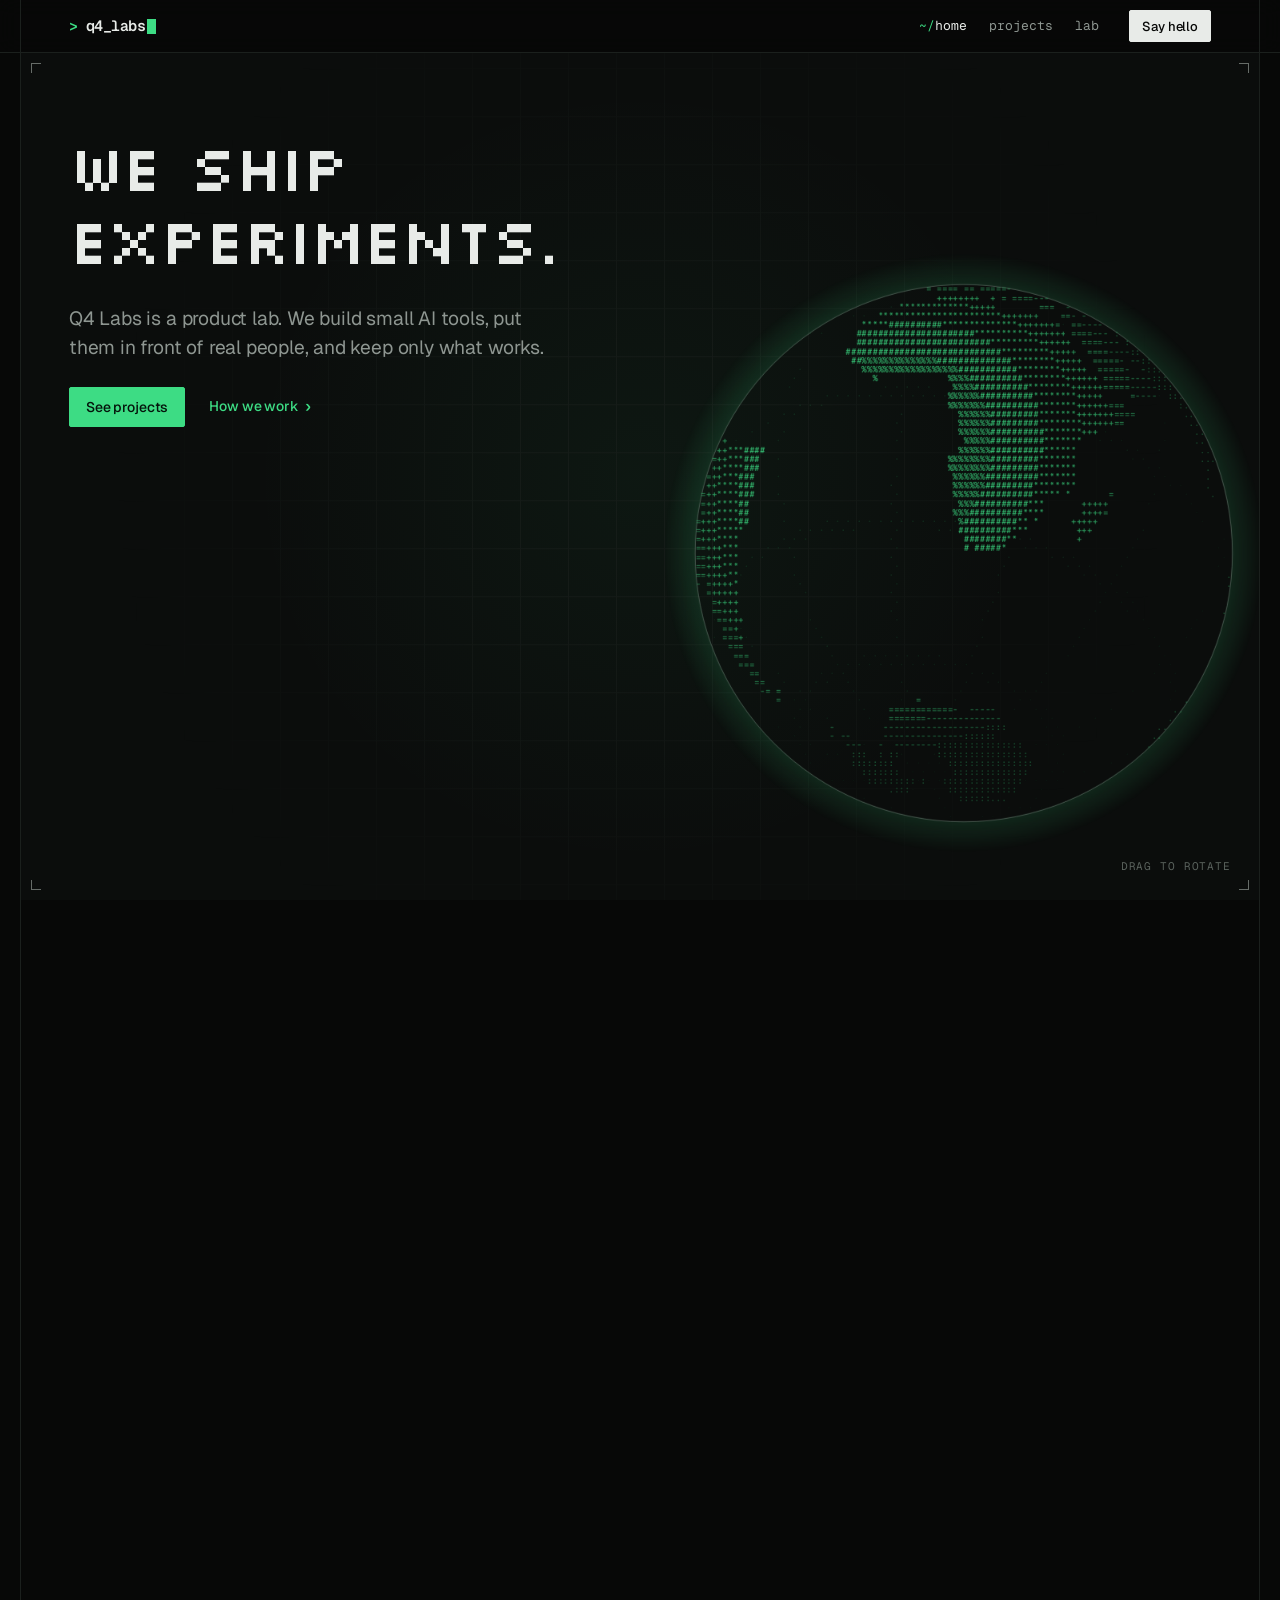
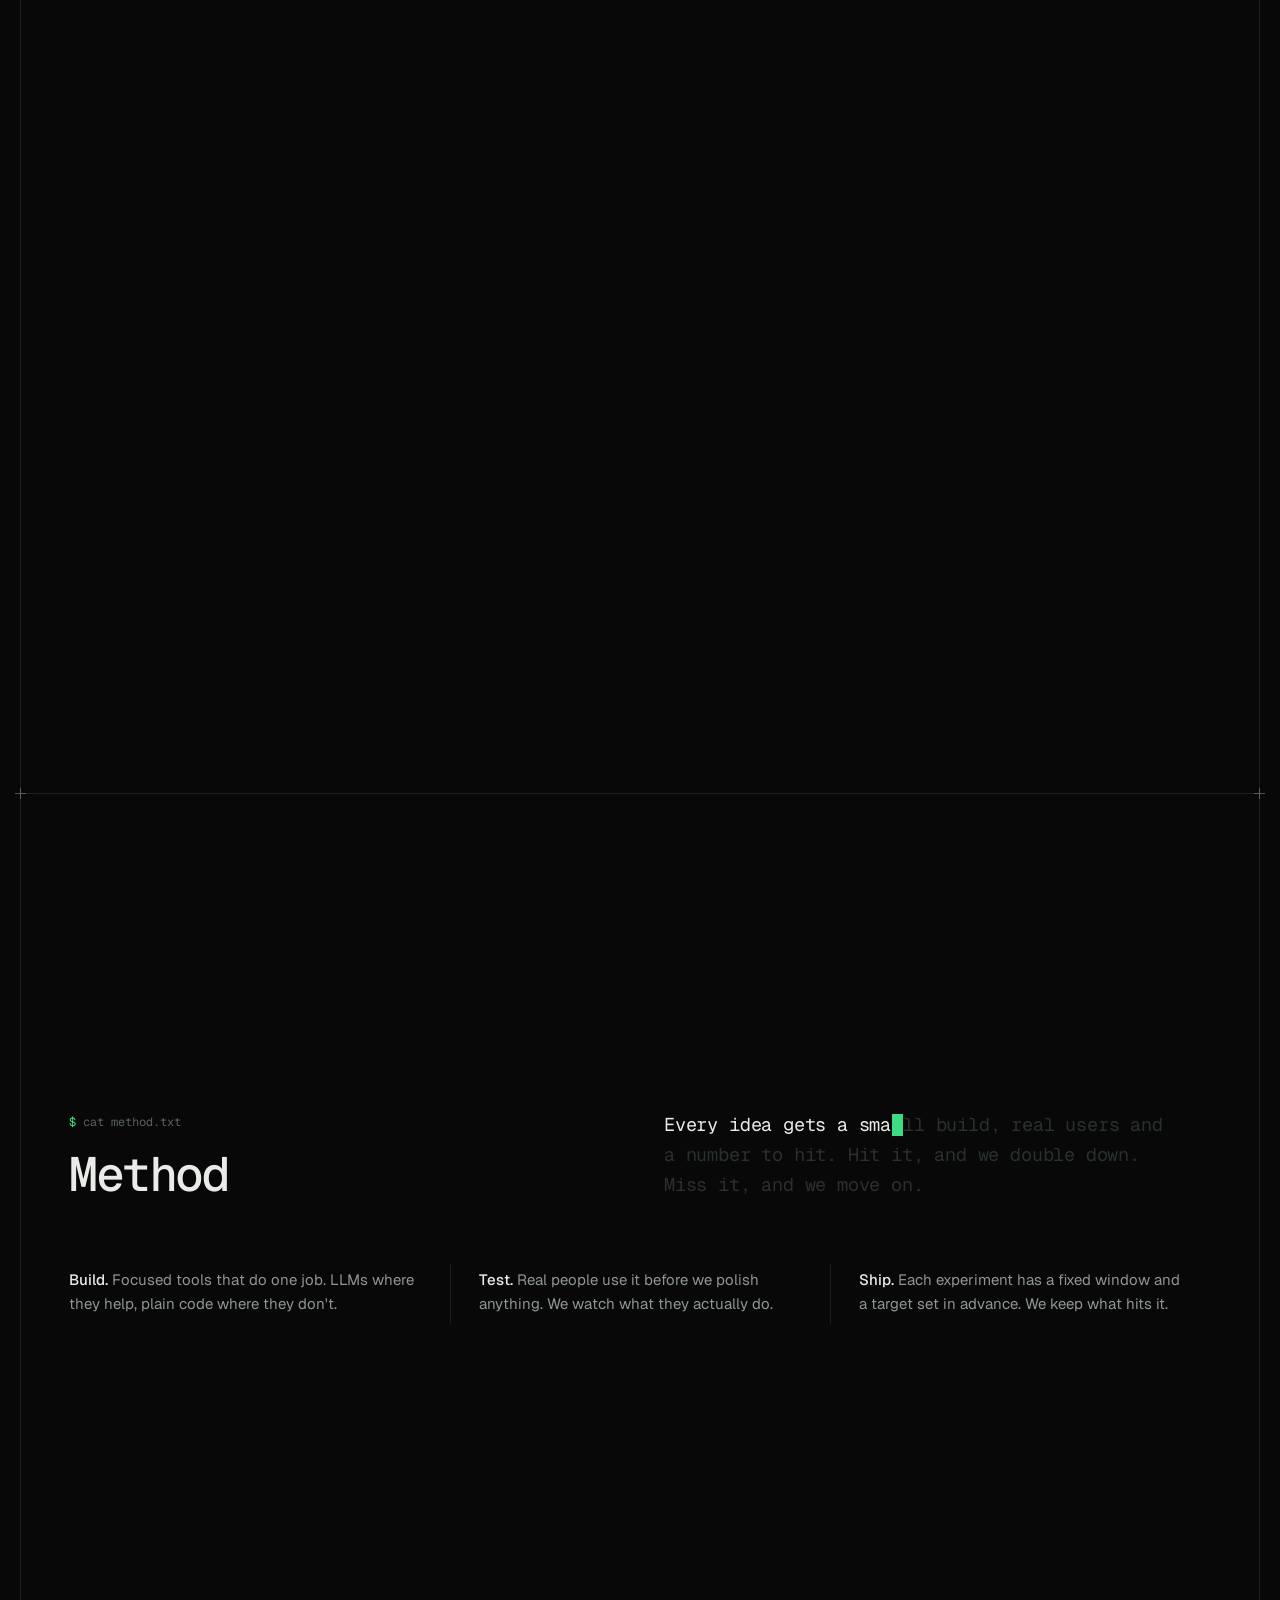
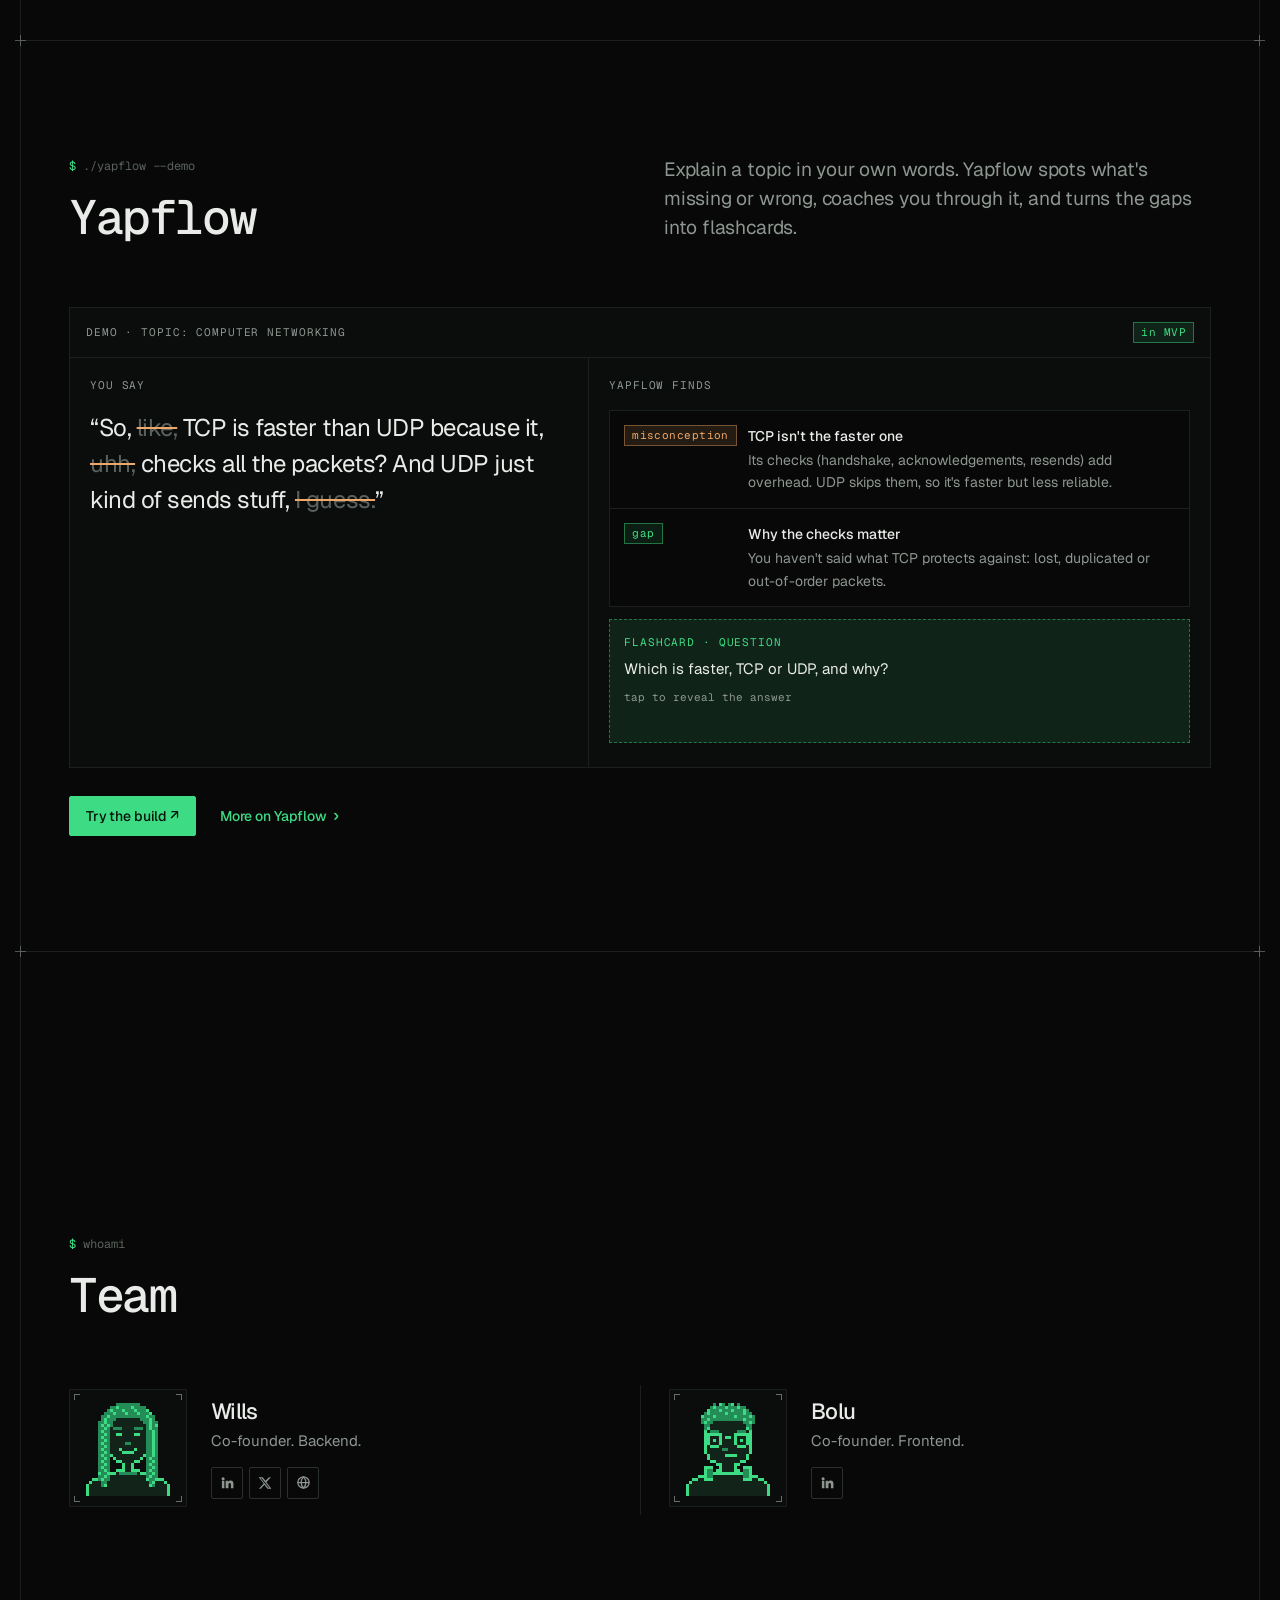
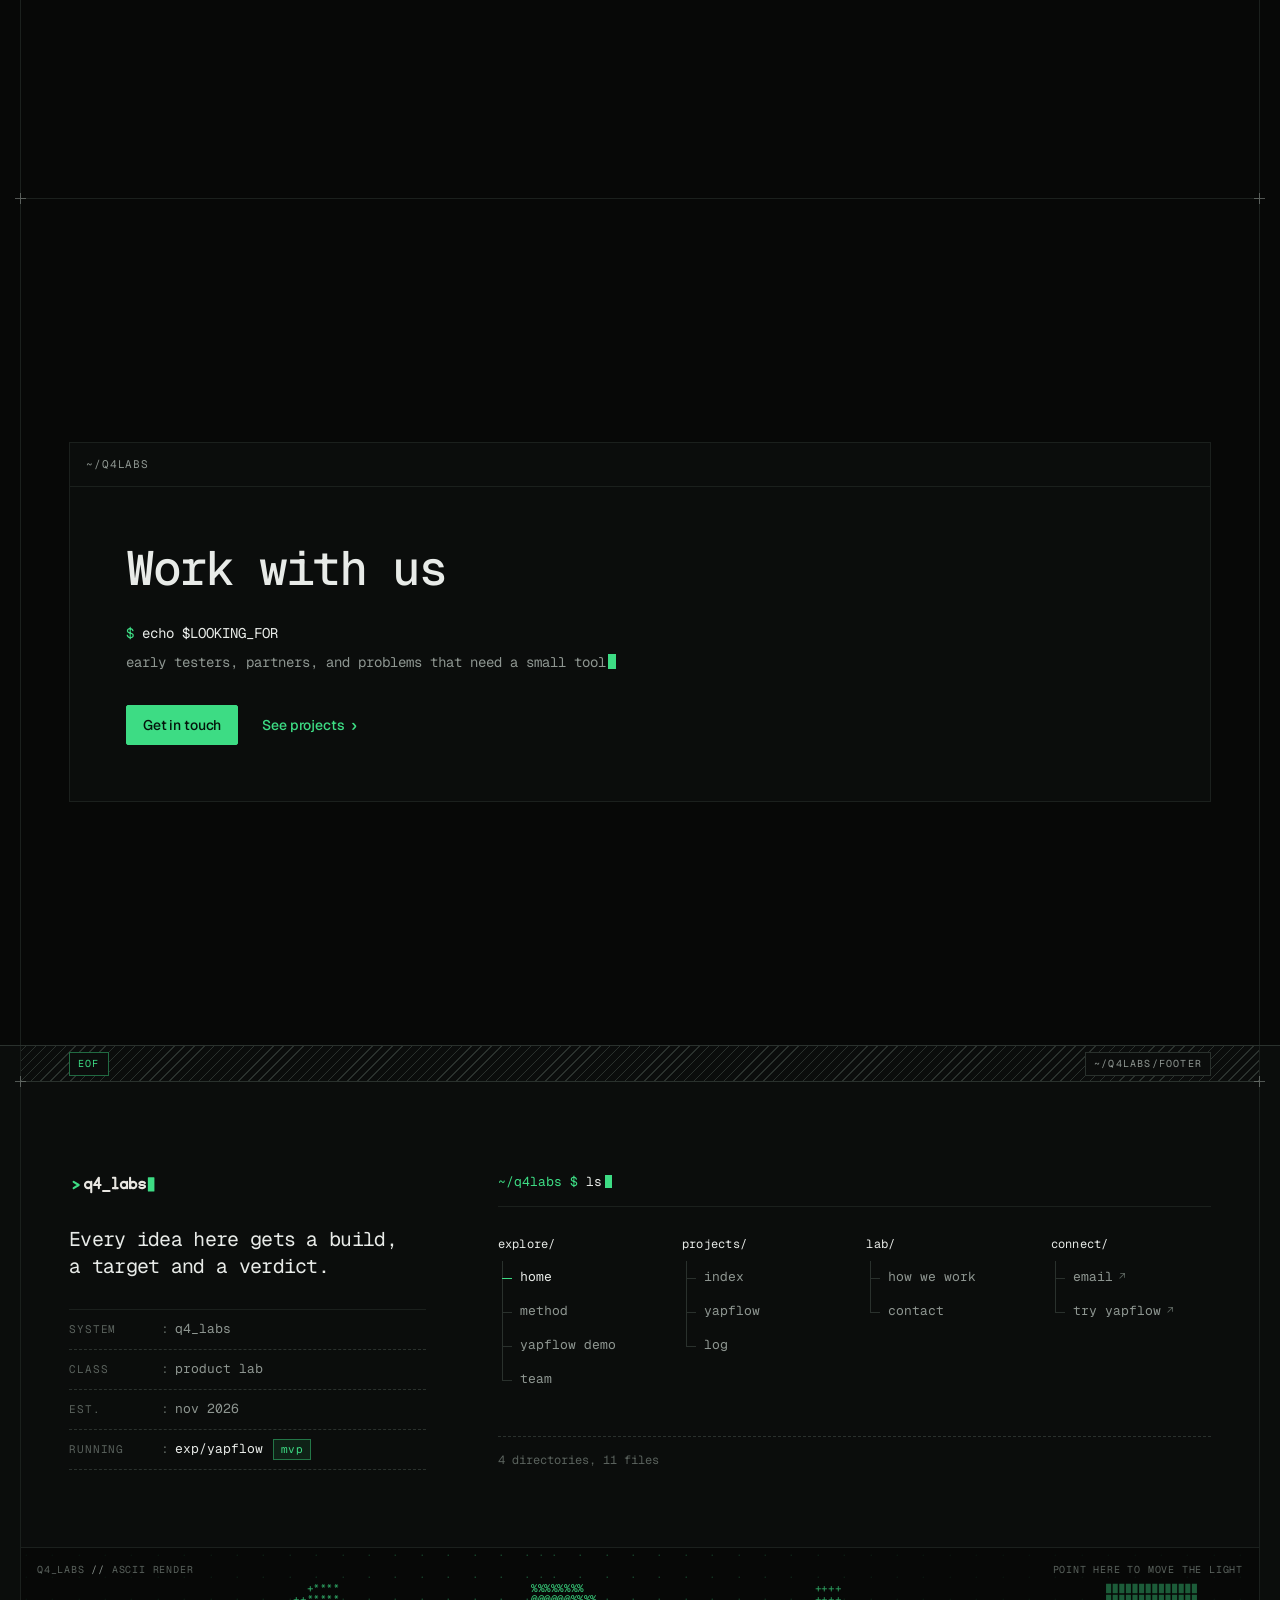
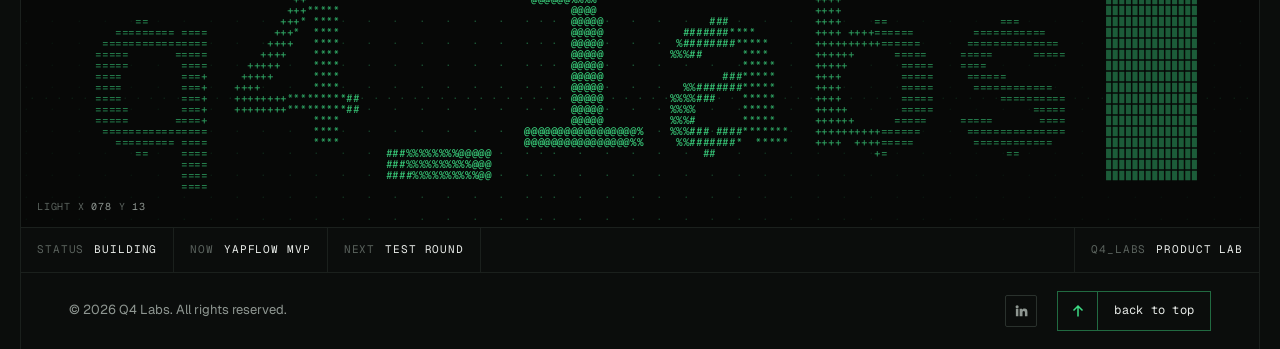
<file: index.html>
<!doctype html>
<html lang="en" class="no-js">
<head>
    <meta charset="utf-8">
    <meta name="viewport" content="width=device-width, initial-scale=1">
    <title>Q4 Labs · a product lab that ships experiments</title>
    <meta name="description"
          content="Q4 Labs is a product lab building small, sharp AI tools and shipping them fast. First up: Yapflow.">
    <meta name="theme-color" content="#070807">
    <link rel="icon" href="favicon.ico" sizes="any">
    <link rel="icon" href="favicon.svg" type="image/svg+xml">
    <link rel="apple-touch-icon" href="apple-touch-icon.png">
    <link rel="preconnect" href="https://fonts.googleapis.com">
    <link rel="preconnect" href="https://fonts.gstatic.com" crossorigin>
    <link href="https://fonts.googleapis.com/css2?family=Geist:wght@400..600&family=Geist+Mono:wght@400..600&family=Silkscreen&display=swap" rel="stylesheet">
    <link rel="stylesheet" href="assets/css/styles.css">
</head>
<body>
<a class="skip" href="#main">Skip to content</a>

<svg width="0" height="0" style="position:absolute" aria-hidden="true">
    <defs>
        <!-- 32x32 pixel portraits: deep fill, mid hair and shading, bright lines -->
        <symbol id="face-wills" viewBox="0 0 32 32" shape-rendering="crispEdges"><path fill="#12241A" d="M12 6h8v1h-8zM11 7h10v1h-10zM11 8h11v1h-11zM10 9h1v1h-1zM14 9h4v1h-4zM21 9h1v1h-1zM10 10h12v1h-12zM10 11h2v1h-2zM14 11h4v1h-4zM20 11h2v1h-2zM10 12h12v1h-12zM10 13h12v1h-12zM10 14h5v1h-5zM17 14h5v1h-5zM10 15h12v1h-12zM10 16h3v1h-3zM14 16h4v1h-4zM19 16h3v1h-3zM10 17h4v1h-4zM18 17h4v1h-4zM11 18h10v1h-10zM12 19h8v1h-8zM14 20h4v1h-4zM15 21h2v1h-2zM15 22h2v1h-2zM15 23h2v1h-2zM12 24h1v1h-1zM19 24h1v1h-1zM10 25h12v1h-12zM10 26h12v1h-12zM4 27h3v1h-3zM9 27h14v1h-14zM25 27h3v1h-3zM3 28h4v1h-4zM9 28h14v1h-14zM25 28h4v1h-4zM3 29h26v1h-26zM3 30h26v1h-26zM3 31h26v1h-26z"/><path fill="#248C56" d="M12 1h8v1h-8zM10 2h2v1h-2zM13 2h4v1h-4zM18 2h4v1h-4zM9 3h1v1h-1zM11 3h3v1h-3zM15 3h3v1h-3zM19 3h3v1h-3zM8 4h3v1h-3zM12 4h3v1h-3zM16 4h3v1h-3zM20 4h3v1h-3zM7 5h2v1h-2zM10 5h12v1h-12zM23 5h2v1h-2zM7 6h1v1h-1zM9 6h3v1h-3zM20 6h3v1h-3zM24 6h1v1h-1zM6 7h2v1h-2zM9 7h2v1h-2zM21 7h2v1h-2zM24 7h2v1h-2zM6 8h1v1h-1zM8 8h1v1h-1zM10 8h1v1h-1zM22 8h1v1h-1zM24 8h1v1h-1zM6 9h2v1h-2zM9 9h1v1h-1zM11 9h3v1h-3zM18 9h3v1h-3zM22 9h1v1h-1zM24 9h2v1h-2zM6 10h1v1h-1zM8 10h2v1h-2zM22 10h2v1h-2zM25 10h1v1h-1zM6 11h2v1h-2zM9 11h1v1h-1zM22 11h2v1h-2zM25 11h1v1h-1zM6 12h1v1h-1zM8 12h2v1h-2zM22 12h2v1h-2zM25 12h1v1h-1zM6 13h2v1h-2zM9 13h1v1h-1zM22 13h2v1h-2zM25 13h1v1h-1zM6 14h1v1h-1zM8 14h2v1h-2zM15 14h2v1h-2zM22 14h2v1h-2zM25 14h1v1h-1zM6 15h2v1h-2zM9 15h1v1h-1zM22 15h2v1h-2zM25 15h1v1h-1zM6 16h1v1h-1zM8 16h2v1h-2zM22 16h2v1h-2zM25 16h1v1h-1zM6 17h2v1h-2zM9 17h1v1h-1zM22 17h2v1h-2zM25 17h1v1h-1zM6 18h1v1h-1zM8 18h2v1h-2zM22 18h2v1h-2zM25 18h1v1h-1zM6 19h2v1h-2zM9 19h1v1h-1zM22 19h1v1h-1zM24 19h2v1h-2zM6 20h1v1h-1zM8 20h2v1h-2zM22 20h2v1h-2zM25 20h1v1h-1zM6 21h2v1h-2zM9 21h1v1h-1zM22 21h1v1h-1zM24 21h2v1h-2zM6 22h1v1h-1zM8 22h2v1h-2zM22 22h2v1h-2zM25 22h1v1h-1zM6 23h2v1h-2zM9 23h1v1h-1zM22 23h1v1h-1zM24 23h2v1h-2zM7 24h2v1h-2zM13 24h6v1h-6zM22 24h2v1h-2zM25 24h1v1h-1zM6 25h2v1h-2zM9 25h1v1h-1zM22 25h1v1h-1zM24 25h2v1h-2zM6 26h1v1h-1zM8 26h2v1h-2zM23 26h2v1h-2zM7 27h2v1h-2zM23 27h1v1h-1zM7 28h1v1h-1zM24 28h1v1h-1z"/><path fill="#3DDC84" d="M12 2h1v1h-1zM17 2h1v1h-1zM10 3h1v1h-1zM14 3h1v1h-1zM18 3h1v1h-1zM22 3h1v1h-1zM11 4h1v1h-1zM15 4h1v1h-1zM19 4h1v1h-1zM23 4h1v1h-1zM9 5h1v1h-1zM22 5h1v1h-1zM8 6h1v1h-1zM23 6h1v1h-1zM8 7h1v1h-1zM23 7h1v1h-1zM7 8h1v1h-1zM9 8h1v1h-1zM23 8h1v1h-1zM25 8h1v1h-1zM8 9h1v1h-1zM23 9h1v1h-1zM7 10h1v1h-1zM24 10h1v1h-1zM8 11h1v1h-1zM12 11h2v1h-2zM18 11h2v1h-2zM24 11h1v1h-1zM7 12h1v1h-1zM24 12h1v1h-1zM8 13h1v1h-1zM24 13h1v1h-1zM7 14h1v1h-1zM24 14h1v1h-1zM8 15h1v1h-1zM24 15h1v1h-1zM7 16h1v1h-1zM13 16h1v1h-1zM18 16h1v1h-1zM24 16h1v1h-1zM8 17h1v1h-1zM14 17h4v1h-4zM24 17h1v1h-1zM7 18h1v1h-1zM10 18h1v1h-1zM21 18h1v1h-1zM24 18h1v1h-1zM8 19h1v1h-1zM11 19h1v1h-1zM20 19h1v1h-1zM23 19h1v1h-1zM7 20h1v1h-1zM12 20h2v1h-2zM18 20h2v1h-2zM24 20h1v1h-1zM8 21h1v1h-1zM14 21h1v1h-1zM17 21h1v1h-1zM23 21h1v1h-1zM7 22h1v1h-1zM14 22h1v1h-1zM17 22h1v1h-1zM24 22h1v1h-1zM8 23h1v1h-1zM12 23h3v1h-3zM17 23h3v1h-3zM23 23h1v1h-1zM6 24h1v1h-1zM9 24h3v1h-3zM20 24h2v1h-2zM24 24h1v1h-1zM8 25h1v1h-1zM23 25h1v1h-1zM4 26h2v1h-2zM7 26h1v1h-1zM22 26h1v1h-1zM25 26h3v1h-3zM3 27h1v1h-1zM24 27h1v1h-1zM28 27h1v1h-1zM2 28h1v1h-1zM8 28h1v1h-1zM23 28h1v1h-1zM29 28h1v1h-1zM2 29h1v1h-1zM29 29h1v1h-1zM2 30h1v1h-1zM29 30h1v1h-1zM2 31h1v1h-1zM29 31h1v1h-1z"/></symbol>
        <symbol id="face-bolu" viewBox="0 0 32 32" shape-rendering="crispEdges"><path fill="#12241A" d="M11 7h10v1h-10zM10 8h12v1h-12zM10 9h12v1h-12zM9 10h1v1h-1zM13 10h6v1h-6zM22 10h1v1h-1zM14 11h4v1h-4zM10 12h3v1h-3zM14 12h1v1h-1zM17 12h1v1h-1zM19 12h3v1h-3zM10 13h1v1h-1zM12 13h1v1h-1zM14 13h4v1h-4zM19 13h1v1h-1zM21 13h1v1h-1zM10 14h3v1h-3zM14 14h4v1h-4zM19 14h3v1h-3zM9 15h1v1h-1zM13 15h6v1h-6zM22 15h1v1h-1zM9 16h5v1h-5zM16 16h7v1h-7zM9 17h14v1h-14zM10 18h5v1h-5zM19 18h3v1h-3zM10 19h12v1h-12zM12 20h8v1h-8zM14 21h4v1h-4zM14 22h4v1h-4zM14 23h4v1h-4zM11 25h10v1h-10zM6 26h2v1h-2zM11 26h10v1h-10zM24 26h2v1h-2zM4 27h24v1h-24zM3 28h26v1h-26zM3 29h26v1h-26zM3 30h26v1h-26zM3 31h26v1h-26z"/><path fill="#248C56" d="M11 1h1v1h-1zM14 1h1v1h-1zM16 1h1v1h-1zM19 1h1v1h-1zM10 2h1v1h-1zM12 2h3v1h-3zM16 2h3v1h-3zM20 2h2v1h-2zM10 3h3v1h-3zM14 3h3v1h-3zM18 3h3v1h-3zM22 3h1v1h-1zM8 4h1v1h-1zM10 4h5v1h-5zM16 4h5v1h-5zM22 4h2v1h-2zM8 5h3v1h-3zM12 5h6v1h-6zM19 5h4v1h-4zM24 5h1v1h-1zM7 6h2v1h-2zM10 6h11v1h-11zM22 6h3v1h-3zM7 7h1v1h-1zM9 7h2v1h-2zM21 7h2v1h-2zM24 7h1v1h-1zM8 8h2v1h-2zM22 8h2v1h-2zM8 9h1v1h-1zM23 9h1v1h-1zM10 10h3v1h-3zM19 10h3v1h-3zM14 16h2v1h-2zM9 23h2v1h-2zM21 23h2v1h-2zM9 24h2v1h-2zM21 24h2v1h-2zM9 25h2v1h-2zM21 25h2v1h-2z"/><path fill="#3DDC84" d="M13 1h1v1h-1zM17 1h1v1h-1zM11 2h1v1h-1zM15 2h1v1h-1zM19 2h1v1h-1zM9 3h1v1h-1zM13 3h1v1h-1zM17 3h1v1h-1zM21 3h1v1h-1zM9 4h1v1h-1zM15 4h1v1h-1zM21 4h1v1h-1zM7 5h1v1h-1zM11 5h1v1h-1zM18 5h1v1h-1zM23 5h1v1h-1zM9 6h1v1h-1zM21 6h1v1h-1zM8 7h1v1h-1zM23 7h1v1h-1zM9 9h1v1h-1zM22 9h1v1h-1zM8 10h1v1h-1zM23 10h1v1h-1zM8 11h6v1h-6zM18 11h6v1h-6zM8 12h2v1h-2zM13 12h1v1h-1zM15 12h2v1h-2zM18 12h1v1h-1zM22 12h2v1h-2zM8 13h2v1h-2zM11 13h1v1h-1zM13 13h1v1h-1zM18 13h1v1h-1zM20 13h1v1h-1zM22 13h2v1h-2zM8 14h2v1h-2zM13 14h1v1h-1zM18 14h1v1h-1zM22 14h2v1h-2zM8 15h1v1h-1zM10 15h3v1h-3zM19 15h3v1h-3zM23 15h1v1h-1zM8 16h1v1h-1zM23 16h1v1h-1zM8 17h1v1h-1zM23 17h1v1h-1zM9 18h1v1h-1zM15 18h4v1h-4zM22 18h1v1h-1zM9 19h1v1h-1zM22 19h1v1h-1zM10 20h2v1h-2zM20 20h2v1h-2zM12 21h2v1h-2zM18 21h2v1h-2zM8 22h3v1h-3zM13 22h1v1h-1zM18 22h1v1h-1zM21 22h3v1h-3zM8 23h1v1h-1zM12 23h2v1h-2zM18 23h2v1h-2zM23 23h1v1h-1zM8 24h1v1h-1zM11 24h10v1h-10zM23 24h1v1h-1zM6 25h3v1h-3zM23 25h3v1h-3zM4 26h2v1h-2zM8 26h3v1h-3zM21 26h3v1h-3zM26 26h2v1h-2zM3 27h1v1h-1zM28 27h1v1h-1zM2 28h1v1h-1zM29 28h1v1h-1zM2 29h1v1h-1zM29 29h1v1h-1zM2 30h1v1h-1zM29 30h1v1h-1zM2 31h1v1h-1zM29 31h1v1h-1z"/></symbol>
        <symbol id="icon-linkedin" viewBox="0 0 24 24">
            <path fill="currentColor"
                  d="M4.98 3.5a2.5 2.5 0 1 1 0 5 2.5 2.5 0 0 1 0-5zM3 9h4v12H3zM9 9h3.8v1.7h.1c.5-1 1.8-2 3.8-2 4 0 4.8 2.7 4.8 6.1V21h-4v-5.4c0-1.3 0-3-1.8-3s-2.1 1.4-2.1 2.9V21H9z"/>
        </symbol>
        <symbol id="icon-x" viewBox="0 0 24 24">
            <path fill="currentColor"
                  d="M18.9 2H22l-7.6 8.7L23 22h-6.8l-5.3-6.9L4.8 22H1.7l8.1-9.3L1 2h7l4.8 6.3L18.9 2zm-1.2 18h1.9L6.4 3.9H4.4L17.7 20z"/>
        </symbol>
        <symbol id="icon-site" viewBox="0 0 24 24" fill="none" stroke="currentColor" stroke-width="2"
                stroke-linecap="round" stroke-linejoin="round">
            <circle cx="12" cy="12" r="9"/>
            <path d="M3 12h18M12 3c2.5 2.7 3.8 5.7 3.8 9s-1.3 6.3-3.8 9c-2.5-2.7-3.8-5.7-3.8-9S9.5 5.7 12 3z"/>
        </symbol>
        <symbol id="icon-arrow" viewBox="0 0 12 12" fill="none" stroke="currentColor" stroke-width="1.2">
            <path d="M3.5 8.5l5-5M4.5 3.5h4v4"/>
        </symbol>
    </defs>
</svg>

<header class="bar" role="banner">
    <div class="frame bar__in">
        <a class="logo" href="index.html" aria-label="Q4 Labs home">
            <span class="p">&gt;</span>q4_labs<span class="cursor" aria-hidden="true"></span>
        </a>
        <nav aria-label="Main">
            <ul class="bar__links">
                <li><a href="index.html" aria-current="page">home</a></li>
                <li><a href="projects.html">projects</a></li>
                <li><a href="lab.html">lab</a></li>
            </ul>
        </nav>
        <a class="btn btn--light" href="lab.html#contact">Say hello</a>
    </div>
</header>

<main id="main" class="frame">

    <!-- HERO: pinned scroll scene on desktop -->
    <section class="block block--flush scene" data-scene aria-labelledby="hero-title">
        <div class="scene__stage">
            <div class="hero-head">
                <h1 class="display display--pixel" id="hero-title">We ship experiments.</h1>
                <div class="hero-head__side">
                    <p class="lede">Q4 Labs is a product lab. We build small AI tools, put them in front of real people,
                        and keep only what works.</p>
                    <div class="btn-row">
                        <a class="btn btn--signal" href="projects.html">See projects</a>
                        <a class="more" href="lab.html">How we work</a>
                    </div>
                </div>
            </div>

            <div class="viewport" data-leaders>
                <div class="viewport__grid" aria-hidden="true"></div>
                <span class="ticks" aria-hidden="true"><i></i></span>
                <svg class="leaders" aria-hidden="true"></svg>
                <p class="hud hud--br" aria-hidden="true">drag to rotate</p>

                <div class="globe" id="globe">
                    <canvas id="orb" aria-hidden="true"></canvas>
                </div>

                <div class="callouts">
                    <a class="callout callout--1" href="#yapflow">
                        <span class="tag" data-leader="#globe" data-leader-r="0.78"><span>Yapflow</span></span>
                        <span class="chip">in MVP</span>
                    </a>
                    <a class="callout callout--2 callout--r" href="#team">
                        <span class="tag" data-leader="#globe" data-leader-r="0.8"><span>team</span></span>
                        <span class="chip chip--muted">Wills · Bolu</span>
                    </a>
                    <a class="callout callout--3" href="#method">
                        <span class="tag" data-leader="#globe" data-leader-r="0.8"><span>method</span></span>
                        <span class="chip chip--muted">build · test · ship</span>
                    </a>
                    <a class="callout callout--4 callout--r" href="lab.html#contact">
                        <span class="tag" data-leader="#globe" data-leader-r="0.78"><span>contact</span></span>
                        <span class="chip chip--muted">testers · partners</span>
                    </a>
                </div>
            </div>
        </div>
    </section>

    <!-- METHOD -->
    <section class="block" id="method" aria-labelledby="do-title">
        <div class="intro">
            <div class="intro__title">
                <p class="cmd"><span class="p">$</span> cat method.txt</p>
                <h2 class="h2" id="do-title">Method</h2>
            </div>
            <p class="tx__text" data-typewrite>Every idea gets a small build, real users and a number to hit. Hit it,
                and we double down. Miss it, and we move on.</p>
        </div>
        <div class="cols reveal">
            <p><b>Build.</b> Focused tools that do one job. LLMs where they help, plain code where they don't.</p>
            <p><b>Test.</b> Real people use it before we polish anything. We watch what they actually do.</p>
            <p><b>Ship.</b> Each experiment has a fixed window and a target set in advance. We keep what hits it.</p>
        </div>
    </section>

    <!-- YAPFLOW -->
    <section class="block" id="yapflow" aria-labelledby="yap-title">
        <div class="intro">
            <div class="intro__title">
                <p class="cmd"><span class="p">$</span> ./yapflow --demo</p>
                <h2 class="h2" id="yap-title">Yapflow</h2>
            </div>
            <p class="lede">Explain a topic in your own words. Yapflow spots what's missing or wrong, coaches you
                through it, and turns the gaps into flashcards.</p>
        </div>

        <div class="panel reveal">
            <div class="ph">
                <p class="lbl">demo · topic: computer networking</p>
                <span class="chip">in MVP</span>
            </div>
            <div class="demo__body">
                <div class="demo__col">
                    <p class="lbl">you say</p>
                    <p class="yap-raw">“So, <span class="filler">like,</span> TCP is faster than UDP because it, <span
                            class="filler">uhh,</span> checks all the packets? And UDP just kind of sends stuff, <span
                            class="filler">I guess.</span>”</p>
                </div>
                <div class="demo__col">
                    <p class="lbl">Yapflow finds</p>
                    <div class="findings">
                        <div class="finding">
                            <span class="chip chip--warn">misconception</span>
                            <div><b>TCP isn't the faster one</b>
                                <p>Its checks (handshake, acknowledgements, resends) add overhead. UDP skips them, so
                                    it's faster but less reliable.</p></div>
                        </div>
                        <div class="finding">
                            <span class="chip">gap</span>
                            <div><b>Why the checks matter</b>
                                <p>You haven't said what TCP protects against: lost, duplicated or out-of-order
                                    packets.</p></div>
                        </div>
                    </div>
                    <button class="flashcard" type="button" data-flashcard aria-live="polite">
                        <small>FLASHCARD · QUESTION</small>
                        <span data-side="q">Which is faster, TCP or UDP, and why?</span>
                        <span data-side="a" hidden>UDP. It skips TCP's handshake, acknowledgements and resends, trading reliability for speed.</span>
                        <span class="hint">tap to reveal the answer</span>
                    </button>
                </div>
            </div>
        </div>

        <div class="btn-row after">
            <a class="btn btn--signal" href="https://yapflow-dev.vercel.app" target="_blank" rel="noopener">Try the build ↗</a>
            <a class="more" href="projects.html#yapflow">More on Yapflow</a>
        </div>
    </section>

    <!-- TEAM -->
    <section class="block" id="team" aria-labelledby="team-title">
        <div class="intro">
            <div class="intro__title">
                <p class="cmd"><span class="p">$</span> whoami</p>
                <h2 class="h2" id="team-title">Team</h2>
            </div>
        </div>

        <div class="cols cols--2 reveal">
            <article class="member">
                <div class="member__face">
                    <span class="ticks" aria-hidden="true"><i></i></span>
                    <svg viewBox="0 0 32 32" role="img" aria-label="Pixel portrait of Wills"><use href="#face-wills"/></svg>
                </div>
                <div>
                    <h3 class="h3">Wills</h3>
                    <p>Co-founder. Backend.</p>
                    <div class="icons">
                        <a class="icon-btn" href="https://www.linkedin.com/in/ekanem-wills-17we/" target="_blank"
                           rel="noopener" aria-label="Wills on LinkedIn"><svg width="15" height="15" aria-hidden="true"><use href="#icon-linkedin"/></svg></a>
                        <a class="icon-btn" href="https://x.com/forThe3rd" target="_blank" rel="noopener"
                           aria-label="Wills on X"><svg width="14" height="14" aria-hidden="true"><use href="#icon-x"/></svg></a>
                        <a class="icon-btn" href="https://wills-willz01s-projects.vercel.app/" target="_blank"
                           rel="noopener" aria-label="Wills's website"><svg width="15" height="15" aria-hidden="true"><use href="#icon-site"/></svg></a>
                    </div>
                </div>
            </article>
            <article class="member">
                <div class="member__face">
                    <span class="ticks" aria-hidden="true"><i></i></span>
                    <svg viewBox="0 0 32 32" role="img" aria-label="Pixel portrait of Bolu"><use href="#face-bolu"/></svg>
                </div>
                <div>
                    <h3 class="h3">Bolu</h3>
                    <p>Co-founder. Frontend.</p>
                    <div class="icons">
                        <a class="icon-btn" href="https://www.linkedin.com/in/ogunleye-boluwatife-aicmc-acarb-8437051a9/"
                           target="_blank" rel="noopener" aria-label="Bolu on LinkedIn"><svg width="15" height="15" aria-hidden="true"><use href="#icon-linkedin"/></svg></a>
                    </div>
                </div>
            </article>
        </div>
    </section>

    <!-- CTA -->
    <section class="block" aria-labelledby="cta-title">
        <div class="panel term reveal">
            <div class="ph"><p class="lbl">~/q4labs</p></div>
            <div class="term__body">
                <h2 class="h2" id="cta-title">Work with us</h2>
                <p class="line"><span class="p">$</span> echo $LOOKING_FOR</p>
                <p class="line out">early testers, partners, and problems that need a small tool<span class="cursor" aria-hidden="true"></span></p>
                <div class="btn-row">
                    <a class="btn btn--signal" href="lab.html#contact">Get in touch</a>
                    <a class="more" href="projects.html">See projects</a>
                </div>
            </div>
        </div>
    </section>
</main>

<!-- FOOTER: shared by all three pages; keep the markup identical apart from aria-current -->
<footer class="sf" aria-labelledby="sf-title">
    <div class="frame">

        <div class="sf__eof" aria-hidden="true"><span>EOF</span><span>~/q4labs/footer</span></div>

        <div class="block sf__top">
            <section class="sf__id" aria-labelledby="sf-title">
                <h2 class="vh" id="sf-title">Q4 Labs</h2>
                <a class="sf__logo" href="index.html" aria-label="Q4 Labs home">
                    <img src="assets/img/logo-on-dark.svg" alt="" width="96" height="28">
                </a>
                <p class="sf__statement">Every idea here gets a build, a target and a verdict.</p>
                <dl class="sf__spec">
                    <div><dt>system</dt><dd>q4_labs</dd></div>
                    <div><dt>class</dt><dd>product lab</dd></div>
                    <div><dt>est.</dt><dd>nov 2026</dd></div>
                    <div><dt>running</dt><dd><a href="projects.html#yapflow">exp/yapflow</a> <span class="chip">mvp</span></dd></div>
                </dl>
            </section>

            <nav class="sf__nav" aria-label="Footer">
                <p class="sf__prompt" aria-hidden="true"><span class="p">~/q4labs $</span> <span data-sf-cmd>ls</span><span class="cursor"></span></p>
                <div class="sf__dirs">
                    <div class="sf__dir">
                        <p class="sf__dirname">explore/</p>
                        <ul>
                            <li><a href="index.html" aria-current="page" data-cmd="open index.html">home</a></li>
                            <li><a href="index.html#method" data-cmd="open index.html#method">method</a></li>
                            <li><a href="index.html#yapflow" data-cmd="open index.html#yapflow">yapflow demo</a></li>
                            <li><a href="index.html#team" data-cmd="open index.html#team">team</a></li>
                        </ul>
                    </div>
                    <div class="sf__dir">
                        <p class="sf__dirname">projects/</p>
                        <ul>
                            <li><a href="projects.html" data-cmd="open projects.html">index</a></li>
                            <li><a href="projects.html#yapflow" data-cmd="open projects.html#yapflow">yapflow</a></li>
                            <li><a href="projects.html#log" data-cmd="open projects.html#log">log</a></li>
                        </ul>
                    </div>
                    <div class="sf__dir">
                        <p class="sf__dirname">lab/</p>
                        <ul>
                            <li><a href="lab.html" data-cmd="open lab.html">how we work</a></li>
                            <li><a href="lab.html#contact" data-cmd="open lab.html#contact">contact</a></li>
                        </ul>
                    </div>
                    <div class="sf__dir">
                        <p class="sf__dirname">connect/</p>
                        <ul>
                            <li><a href="mailto:ekanemwills1@gmail.com" data-cmd="mail ekanemwills1@gmail.com">email<span class="ext" aria-hidden="true">↗</span></a></li>
                            <li><a href="https://yapflow-dev.vercel.app" target="_blank" rel="noopener" data-cmd="open yapflow-dev.vercel.app">try yapflow<span class="ext" aria-hidden="true">↗</span></a></li>
                        </ul>
                    </div>
                </div>
                <p class="sf__summary" aria-hidden="true" data-sf-tree>4 directories, 11 files</p>
            </nav>
        </div>

        <div class="sf__field" data-sf-field>
            <canvas aria-hidden="true"></canvas>
            <p class="sf__note sf__note--tl" aria-hidden="true">q4_labs <span>//</span> ascii render</p>
            <p class="sf__note sf__note--tr" aria-hidden="true">point here to move the light</p>
            <p class="sf__note sf__note--bl" aria-hidden="true">light x <span data-sf-x>000</span> y <span data-sf-y>00</span></p>
        </div>

        <ul class="sf__strip" aria-label="Lab status">
            <li><span>status</span><b>building</b></li>
            <li><span>now</span><b>yapflow mvp</b></li>
            <li><span>next</span><b>test round</b></li>
            <li class="sf__strip-id"><span>q4_labs</span><b>product lab</b></li>
        </ul>

        <div class="sf__base">
            <p>© <span data-year>2026</span> Q4 Labs. All rights reserved.</p>
            <div class="sf__base-end">
                <a class="icon-btn" href="https://www.linkedin.com/company/q4labs/" target="_blank" rel="noopener"
                   aria-label="Q4 Labs on LinkedIn"><svg width="15" height="15" aria-hidden="true"><use href="#icon-linkedin"/></svg></a>
                <a class="sf__totop" href="#top">
                    <span class="sf__totop-icon" aria-hidden="true"><svg width="14" height="14" viewBox="0 0 14 14"><path d="M7 12.5V2M2.5 6.5 7 2l4.5 4.5" fill="none" stroke="currentColor" stroke-width="1.5"/></svg></span>
                    <span class="sf__totop-label">back to top</span>
                </a>
            </div>
        </div>

    </div>
</footer>

<script src="assets/js/earth-mask.js" defer></script>
<script src="assets/js/main.js" defer></script>
<script src="assets/js/footer.js" defer></script>
</body>
</html>
</file>
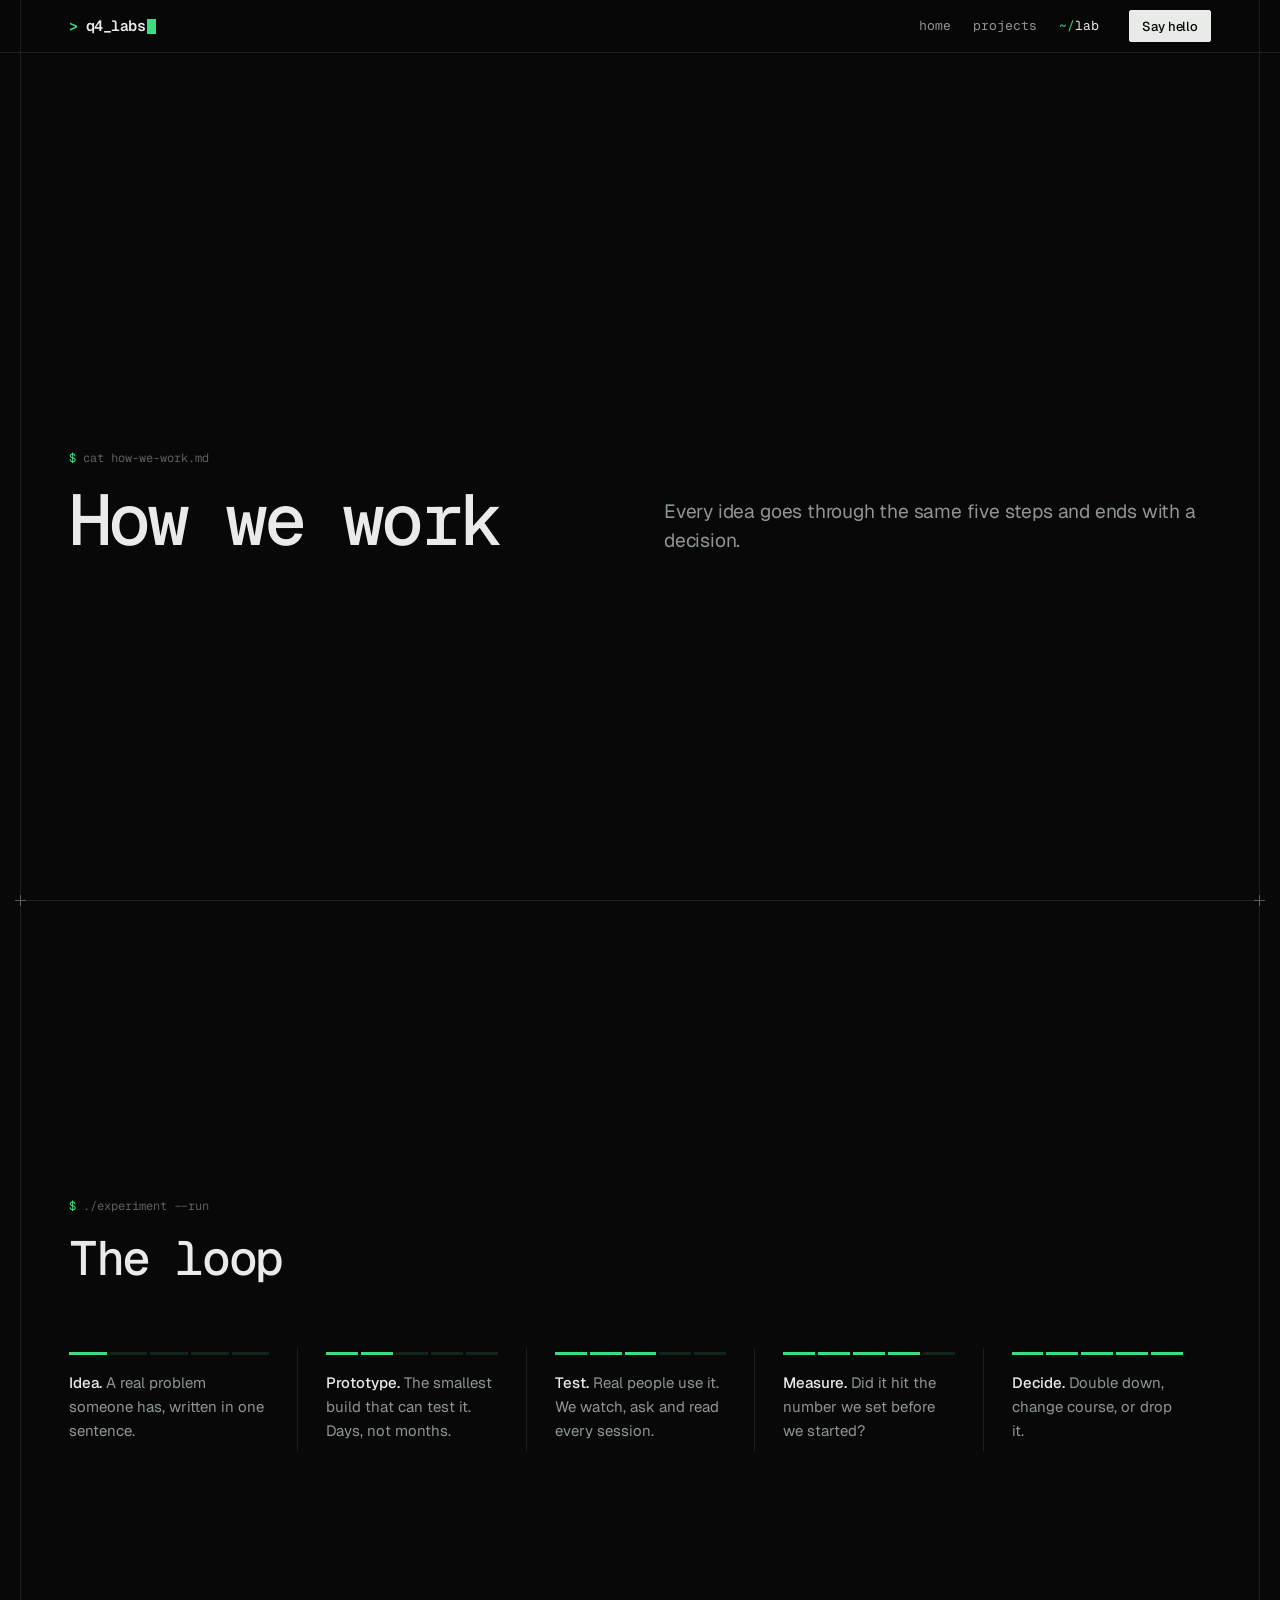
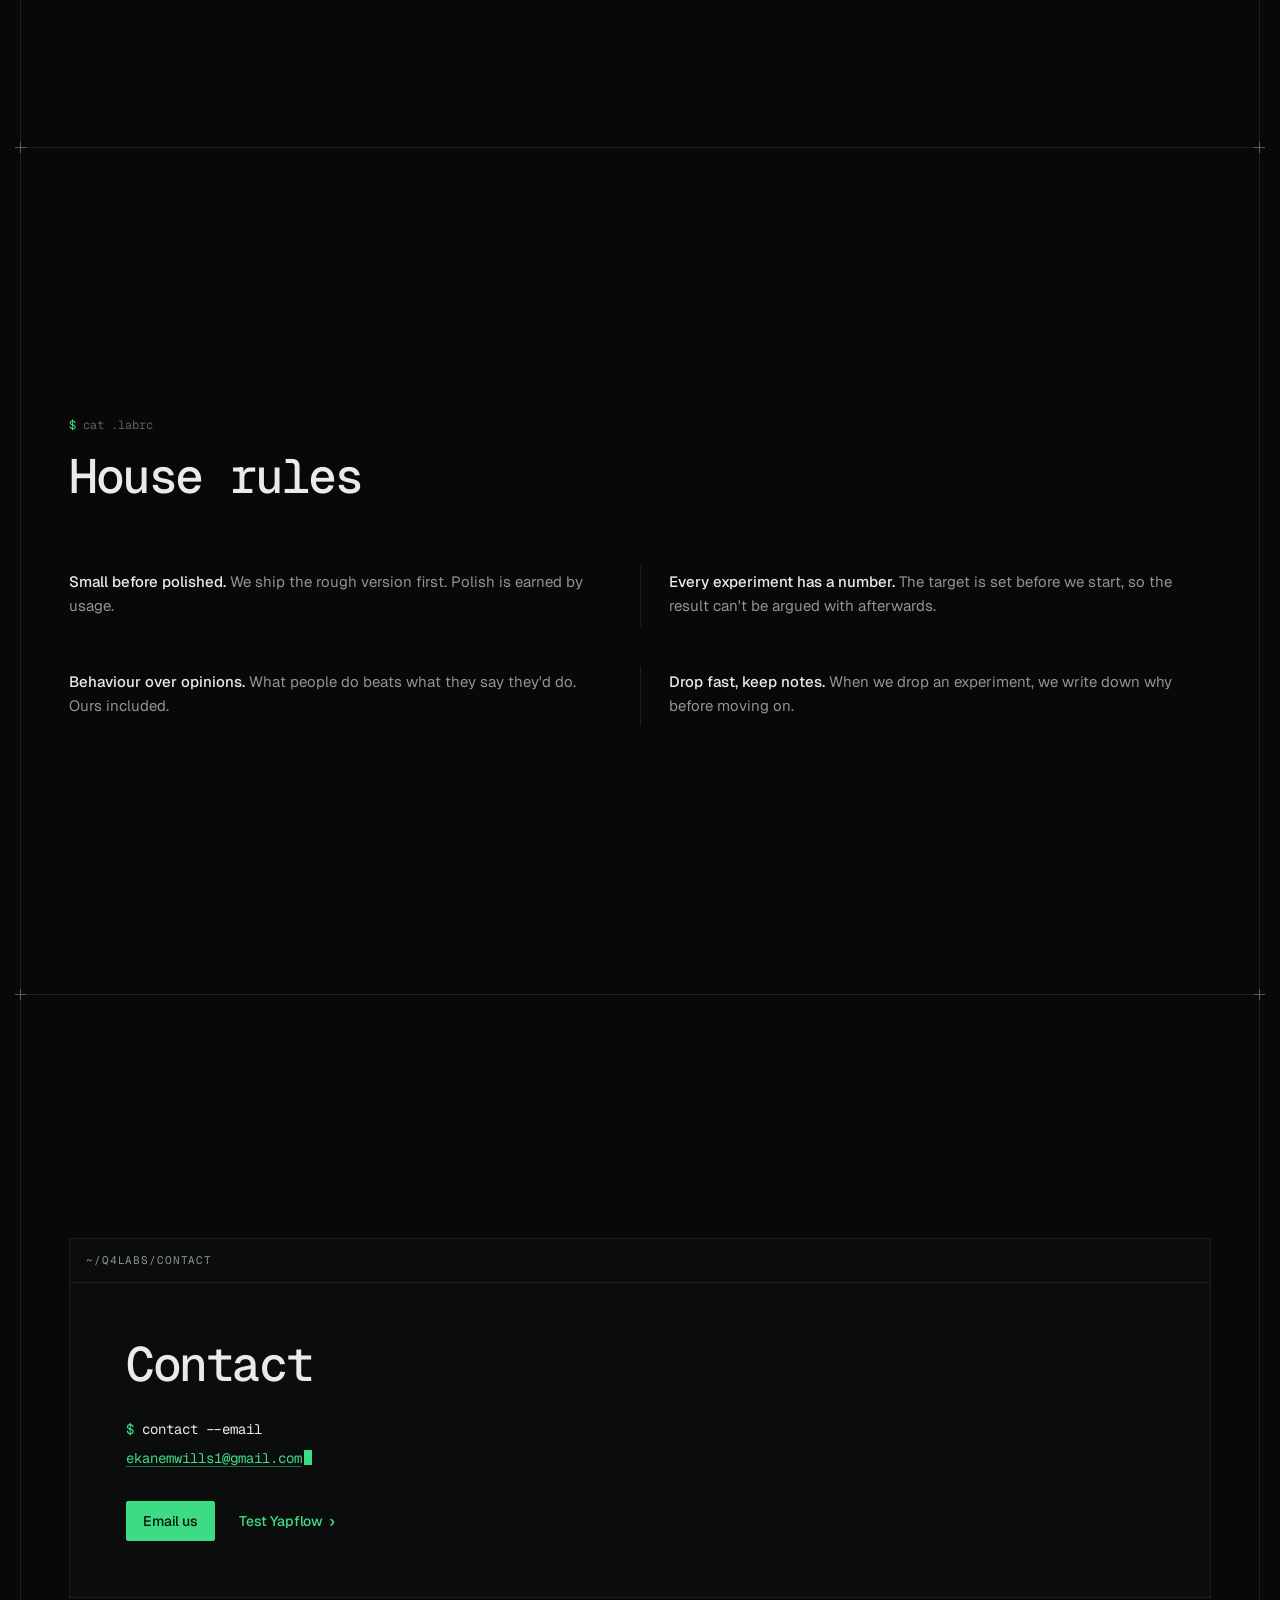
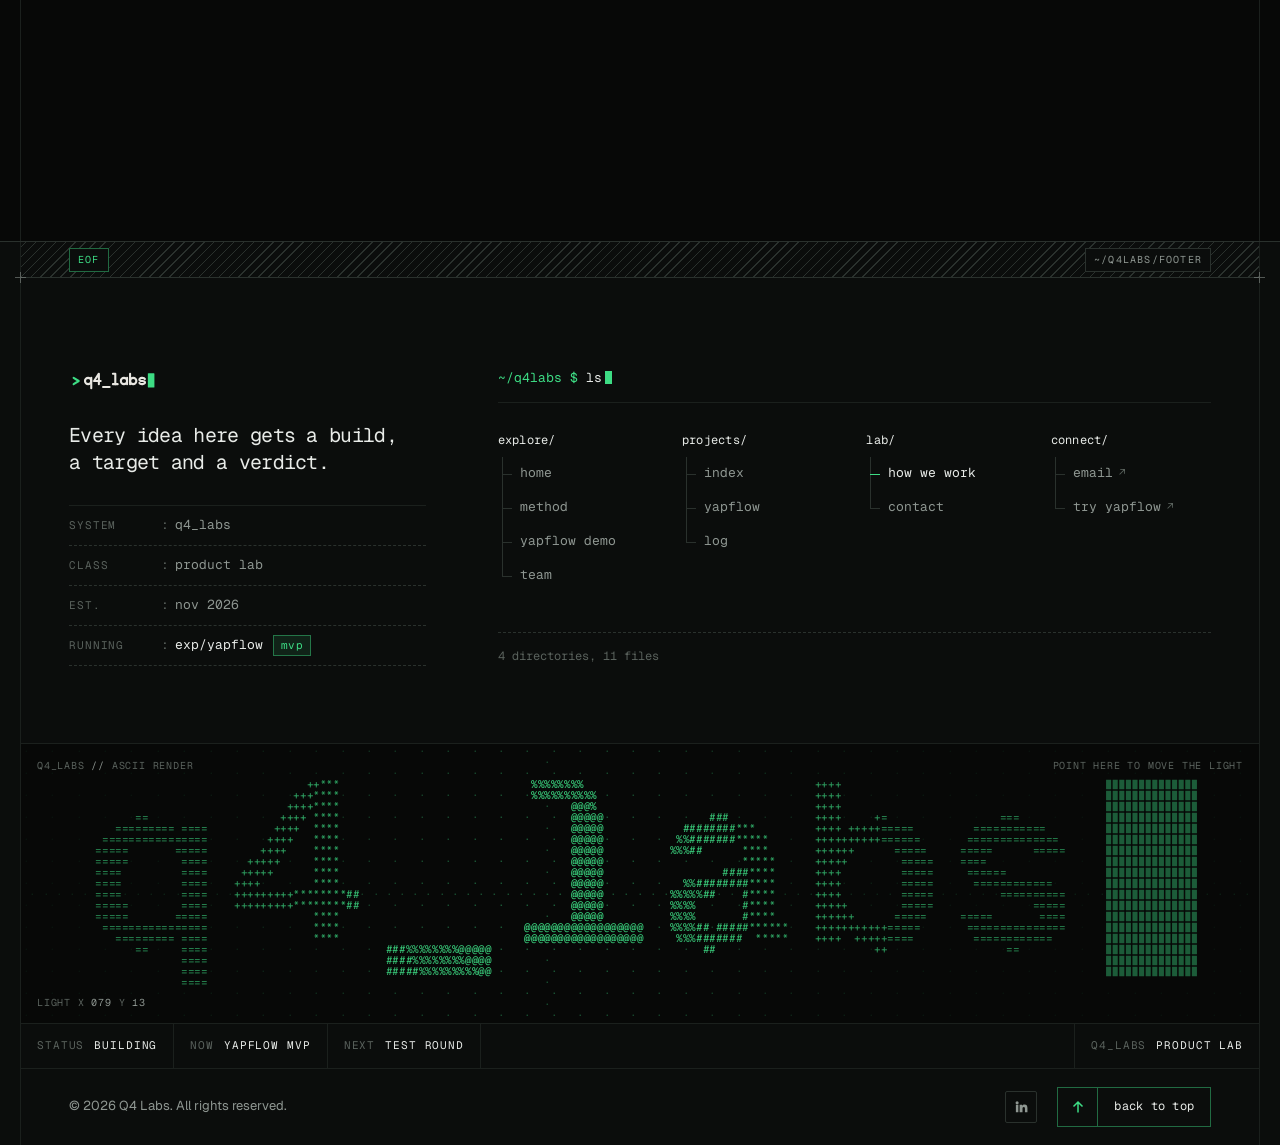
<file: lab.html>
<!doctype html>
<html lang="en" class="no-js">
<head>
    <meta charset="utf-8">
    <meta name="viewport" content="width=device-width, initial-scale=1">
    <title>How we work · Q4 Labs</title>
    <meta name="description"
          content="How Q4 Labs runs experiments: the loop, the house rules, and how to reach us.">
    <meta name="theme-color" content="#070807">
    <link rel="icon" href="favicon.ico" sizes="any">
    <link rel="icon" href="favicon.svg" type="image/svg+xml">
    <link rel="apple-touch-icon" href="apple-touch-icon.png">
    <link rel="preconnect" href="https://fonts.googleapis.com">
    <link rel="preconnect" href="https://fonts.gstatic.com" crossorigin>
    <link href="https://fonts.googleapis.com/css2?family=Geist:wght@400..600&family=Geist+Mono:wght@400..600&display=swap" rel="stylesheet">
    <link rel="stylesheet" href="assets/css/styles.css">
</head>
<body>
<a class="skip" href="#main">Skip to content</a>

<svg width="0" height="0" style="position:absolute" aria-hidden="true">
    <defs>
        <symbol id="face-wills" viewBox="0 0 200 200" fill="none" stroke="currentColor" stroke-width="3.5"
                stroke-linecap="round" stroke-linejoin="round">
            <path d="M30 200C34 162 64 148 100 148S166 162 170 200"/>
            <path d="M88 128v20M112 128v20"/>
            <path d="M62 84C62 122 80 136 100 136S138 122 138 84"/>
            <path d="M60 86C56 52 78 36 100 36S144 52 140 86"/>
            <g stroke-width="5.5" stroke-dasharray="4 7">
                <path d="M100 42C88 46 76 54 68 68"/>
                <path d="M100 42C112 46 124 54 132 68"/>
                <path d="M100 42V64"/>
                <path d="M60 72C52 96 50 124 52 154"/>
                <path d="M52 78C44 102 42 130 44 158"/>
                <path d="M140 72C148 96 150 124 148 154"/>
                <path d="M148 78C156 102 158 130 156 158"/>
            </g>
            <path d="M78 86l14-3M108 83l14 3"/>
            <circle cx="86" cy="97" r="3.5" fill="currentColor"/>
            <circle cx="114" cy="97" r="3.5" fill="currentColor"/>
            <path d="M88 117q12 10 24 0"/>
            <path d="M90 152l-2 24M110 152l2 24"/>
        </symbol>
        <symbol id="face-bolu" viewBox="0 0 200 200" fill="none" stroke="currentColor" stroke-width="3.5"
                stroke-linecap="round" stroke-linejoin="round">
            <path d="M30 200C34 162 64 148 100 148S166 162 170 200"/>
            <path d="M88 128v20M112 128v20"/>
            <path d="M62 84C62 122 80 136 100 136S138 122 138 84"/>
            <path d="M62 86a10 10 0 0 1 3-18a11 11 0 0 1 14-14a12 12 0 0 1 21-6a12 12 0 0 1 21 6a11 11 0 0 1 14 14a10 10 0 0 1 3 18"/>
            <path d="M62 92c-9-2-11 16 0 18M138 92c9-2 11 16 0 18"/>
            <circle cx="85" cy="98" r="12"/>
            <circle cx="115" cy="98" r="12"/>
            <path d="M97 98h6M73 96h-10M127 96h10"/>
            <circle cx="85" cy="98" r="2.5" fill="currentColor"/>
            <circle cx="115" cy="98" r="2.5" fill="currentColor"/>
            <path d="M90 120h20"/>
            <path d="M62 150c0 22 76 22 76 0"/>
            <rect x="52" y="140" width="16" height="24" rx="6"/>
            <rect x="132" y="140" width="16" height="24" rx="6"/>
        </symbol>
        <symbol id="icon-linkedin" viewBox="0 0 24 24">
            <path fill="currentColor"
                  d="M4.98 3.5a2.5 2.5 0 1 1 0 5 2.5 2.5 0 0 1 0-5zM3 9h4v12H3zM9 9h3.8v1.7h.1c.5-1 1.8-2 3.8-2 4 0 4.8 2.7 4.8 6.1V21h-4v-5.4c0-1.3 0-3-1.8-3s-2.1 1.4-2.1 2.9V21H9z"/>
        </symbol>
        <symbol id="icon-x" viewBox="0 0 24 24">
            <path fill="currentColor"
                  d="M18.9 2H22l-7.6 8.7L23 22h-6.8l-5.3-6.9L4.8 22H1.7l8.1-9.3L1 2h7l4.8 6.3L18.9 2zm-1.2 18h1.9L6.4 3.9H4.4L17.7 20z"/>
        </symbol>
        <symbol id="icon-site" viewBox="0 0 24 24" fill="none" stroke="currentColor" stroke-width="2"
                stroke-linecap="round" stroke-linejoin="round">
            <circle cx="12" cy="12" r="9"/>
            <path d="M3 12h18M12 3c2.5 2.7 3.8 5.7 3.8 9s-1.3 6.3-3.8 9c-2.5-2.7-3.8-5.7-3.8-9S9.5 5.7 12 3z"/>
        </symbol>
        <symbol id="icon-arrow" viewBox="0 0 12 12" fill="none" stroke="currentColor" stroke-width="1.2">
            <path d="M3.5 8.5l5-5M4.5 3.5h4v4"/>
        </symbol>
    </defs>
</svg>

<header class="bar" role="banner">
    <div class="frame bar__in">
        <a class="logo" href="index.html" aria-label="Q4 Labs home">
            <span class="p">&gt;</span>q4_labs<span class="cursor" aria-hidden="true"></span>
        </a>
        <nav aria-label="Main">
            <ul class="bar__links">
                <li><a href="index.html">home</a></li>
                <li><a href="projects.html">projects</a></li>
                <li><a href="lab.html" aria-current="page">lab</a></li>
            </ul>
        </nav>
        <a class="btn btn--light" href="lab.html#contact">Say hello</a>
    </div>
</header>

<main id="main" class="frame">

    <section class="block page-head" aria-labelledby="page-title">
        <div class="intro">
            <div class="intro__title">
                <p class="cmd"><span class="p">$</span> cat how-we-work.md</p>
                <h1 class="display" id="page-title">How we work</h1>
            </div>
            <p class="lede">Every idea goes through the same five steps and ends with a decision.</p>
        </div>
    </section>

    <section class="block" aria-labelledby="loop-title">
        <div class="intro">
            <div class="intro__title">
                <p class="cmd"><span class="p">$</span> ./experiment --run</p>
                <h2 class="h2" id="loop-title">The loop</h2>
            </div>
        </div>
        <ol class="cols cols--5 loop reveal">
            <li><div class="meter" data-meter="1" aria-hidden="true"></div><b>Idea.</b> A real problem someone has,
                written in one sentence.</li>
            <li><div class="meter" data-meter="2" aria-hidden="true"></div><b>Prototype.</b> The smallest build that
                can test it. Days, not months.</li>
            <li><div class="meter" data-meter="3" aria-hidden="true"></div><b>Test.</b> Real people use it. We watch,
                ask and read every session.</li>
            <li><div class="meter" data-meter="4" aria-hidden="true"></div><b>Measure.</b> Did it hit the number we set
                before we started?</li>
            <li><div class="meter" data-meter="5" aria-hidden="true"></div><b>Decide.</b> Double down, change course,
                or drop it.</li>
        </ol>
    </section>

    <section class="block" aria-labelledby="rules-title">
        <div class="intro">
            <div class="intro__title">
                <p class="cmd"><span class="p">$</span> cat .labrc</p>
                <h2 class="h2" id="rules-title">House rules</h2>
            </div>
        </div>
        <div class="cols cols--2 reveal">
            <p><b>Small before polished.</b> We ship the rough version first. Polish is earned by usage.</p>
            <p><b>Every experiment has a number.</b> The target is set before we start, so the result can't be argued
                with afterwards.</p>
            <p><b>Behaviour over opinions.</b> What people do beats what they say they'd do. Ours included.</p>
            <p><b>Drop fast, keep notes.</b> When we drop an experiment, we write down why before moving on.</p>
        </div>
    </section>

    <section class="block" id="contact" aria-labelledby="contact-title">
        <div class="panel term reveal">
            <div class="ph"><p class="lbl">~/q4labs/contact</p></div>
            <div class="term__body">
                <h2 class="h2" id="contact-title">Contact</h2>
                <p class="line"><span class="p">$</span> contact --email</p>
                <p class="line out"><a class="link" href="mailto:ekanemwills1@gmail.com">ekanemwills1@gmail.com</a><span class="cursor" aria-hidden="true"></span></p>
                <div class="btn-row">
                    <a class="btn btn--signal" href="mailto:ekanemwills1@gmail.com">Email us</a>
                    <a class="more" href="projects.html#yapflow">Test Yapflow</a>
                </div>
            </div>
        </div>
    </section>
</main>

<!-- FOOTER: shared by all three pages; keep the markup identical apart from aria-current -->
<footer class="sf" aria-labelledby="sf-title">
    <div class="frame">

        <div class="sf__eof" aria-hidden="true"><span>EOF</span><span>~/q4labs/footer</span></div>

        <div class="block sf__top">
            <section class="sf__id" aria-labelledby="sf-title">
                <h2 class="vh" id="sf-title">Q4 Labs</h2>
                <a class="sf__logo" href="index.html" aria-label="Q4 Labs home">
                    <img src="assets/img/logo-on-dark.svg" alt="" width="96" height="28">
                </a>
                <p class="sf__statement">Every idea here gets a build, a target and a verdict.</p>
                <dl class="sf__spec">
                    <div><dt>system</dt><dd>q4_labs</dd></div>
                    <div><dt>class</dt><dd>product lab</dd></div>
                    <div><dt>est.</dt><dd>nov 2026</dd></div>
                    <div><dt>running</dt><dd><a href="projects.html#yapflow">exp/yapflow</a> <span class="chip">mvp</span></dd></div>
                </dl>
            </section>

            <nav class="sf__nav" aria-label="Footer">
                <p class="sf__prompt" aria-hidden="true"><span class="p">~/q4labs $</span> <span data-sf-cmd>ls</span><span class="cursor"></span></p>
                <div class="sf__dirs">
                    <div class="sf__dir">
                        <p class="sf__dirname">explore/</p>
                        <ul>
                            <li><a href="index.html" data-cmd="open index.html">home</a></li>
                            <li><a href="index.html#method" data-cmd="open index.html#method">method</a></li>
                            <li><a href="index.html#yapflow" data-cmd="open index.html#yapflow">yapflow demo</a></li>
                            <li><a href="index.html#team" data-cmd="open index.html#team">team</a></li>
                        </ul>
                    </div>
                    <div class="sf__dir">
                        <p class="sf__dirname">projects/</p>
                        <ul>
                            <li><a href="projects.html" data-cmd="open projects.html">index</a></li>
                            <li><a href="projects.html#yapflow" data-cmd="open projects.html#yapflow">yapflow</a></li>
                            <li><a href="projects.html#log" data-cmd="open projects.html#log">log</a></li>
                        </ul>
                    </div>
                    <div class="sf__dir">
                        <p class="sf__dirname">lab/</p>
                        <ul>
                            <li><a href="lab.html" aria-current="page" data-cmd="open lab.html">how we work</a></li>
                            <li><a href="lab.html#contact" data-cmd="open lab.html#contact">contact</a></li>
                        </ul>
                    </div>
                    <div class="sf__dir">
                        <p class="sf__dirname">connect/</p>
                        <ul>
                            <li><a href="mailto:ekanemwills1@gmail.com" data-cmd="mail ekanemwills1@gmail.com">email<span class="ext" aria-hidden="true">↗</span></a></li>
                            <li><a href="https://yapflow-dev.vercel.app" target="_blank" rel="noopener" data-cmd="open yapflow-dev.vercel.app">try yapflow<span class="ext" aria-hidden="true">↗</span></a></li>
                        </ul>
                    </div>
                </div>
                <p class="sf__summary" aria-hidden="true" data-sf-tree>4 directories, 11 files</p>
            </nav>
        </div>

        <div class="sf__field" data-sf-field>
            <canvas aria-hidden="true"></canvas>
            <p class="sf__note sf__note--tl" aria-hidden="true">q4_labs <span>//</span> ascii render</p>
            <p class="sf__note sf__note--tr" aria-hidden="true">point here to move the light</p>
            <p class="sf__note sf__note--bl" aria-hidden="true">light x <span data-sf-x>000</span> y <span data-sf-y>00</span></p>
        </div>

        <ul class="sf__strip" aria-label="Lab status">
            <li><span>status</span><b>building</b></li>
            <li><span>now</span><b>yapflow mvp</b></li>
            <li><span>next</span><b>test round</b></li>
            <li class="sf__strip-id"><span>q4_labs</span><b>product lab</b></li>
        </ul>

        <div class="sf__base">
            <p>© <span data-year>2026</span> Q4 Labs. All rights reserved.</p>
            <div class="sf__base-end">
                <a class="icon-btn" href="https://www.linkedin.com/company/q4labs/" target="_blank" rel="noopener"
                   aria-label="Q4 Labs on LinkedIn"><svg width="15" height="15" aria-hidden="true"><use href="#icon-linkedin"/></svg></a>
                <a class="sf__totop" href="#top">
                    <span class="sf__totop-icon" aria-hidden="true"><svg width="14" height="14" viewBox="0 0 14 14"><path d="M7 12.5V2M2.5 6.5 7 2l4.5 4.5" fill="none" stroke="currentColor" stroke-width="1.5"/></svg></span>
                    <span class="sf__totop-label">back to top</span>
                </a>
            </div>
        </div>

    </div>
</footer>

<script src="assets/js/main.js" defer></script>
<script src="assets/js/footer.js" defer></script>
</body>
</html>
</file>
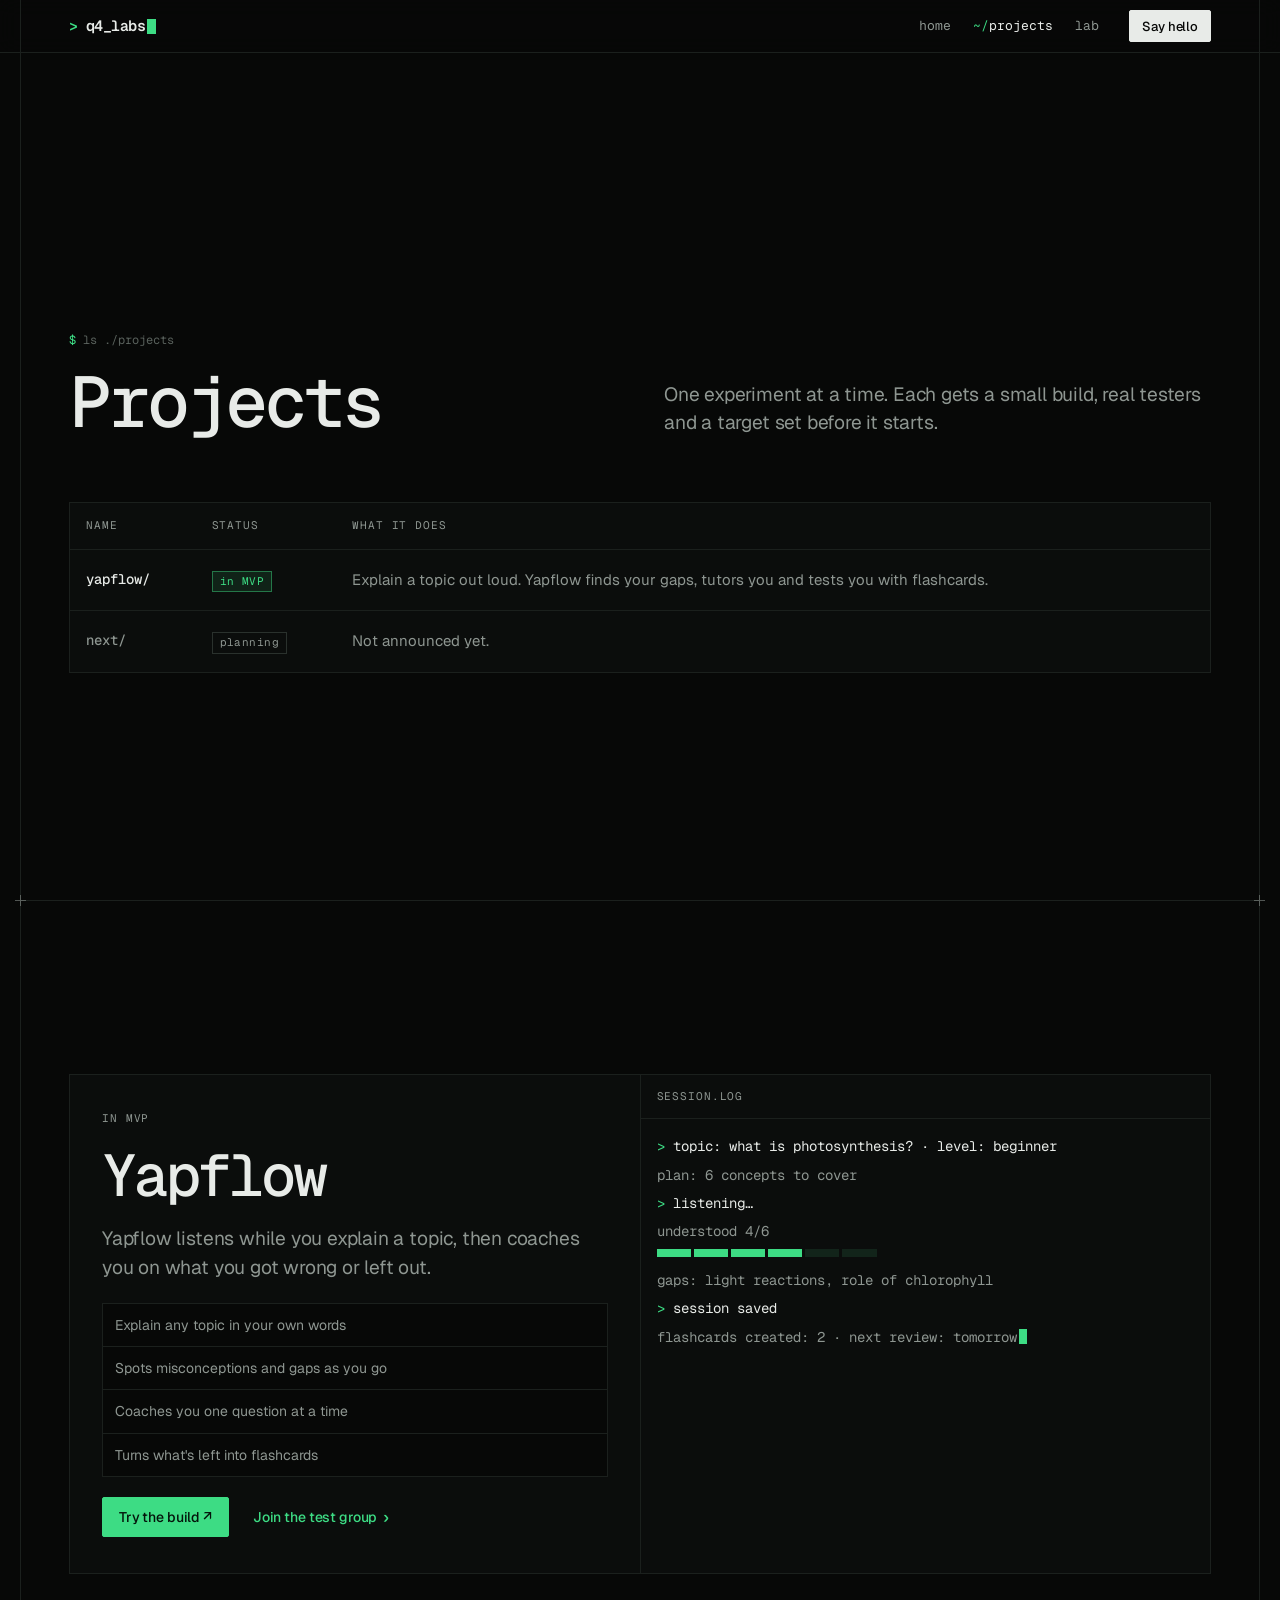
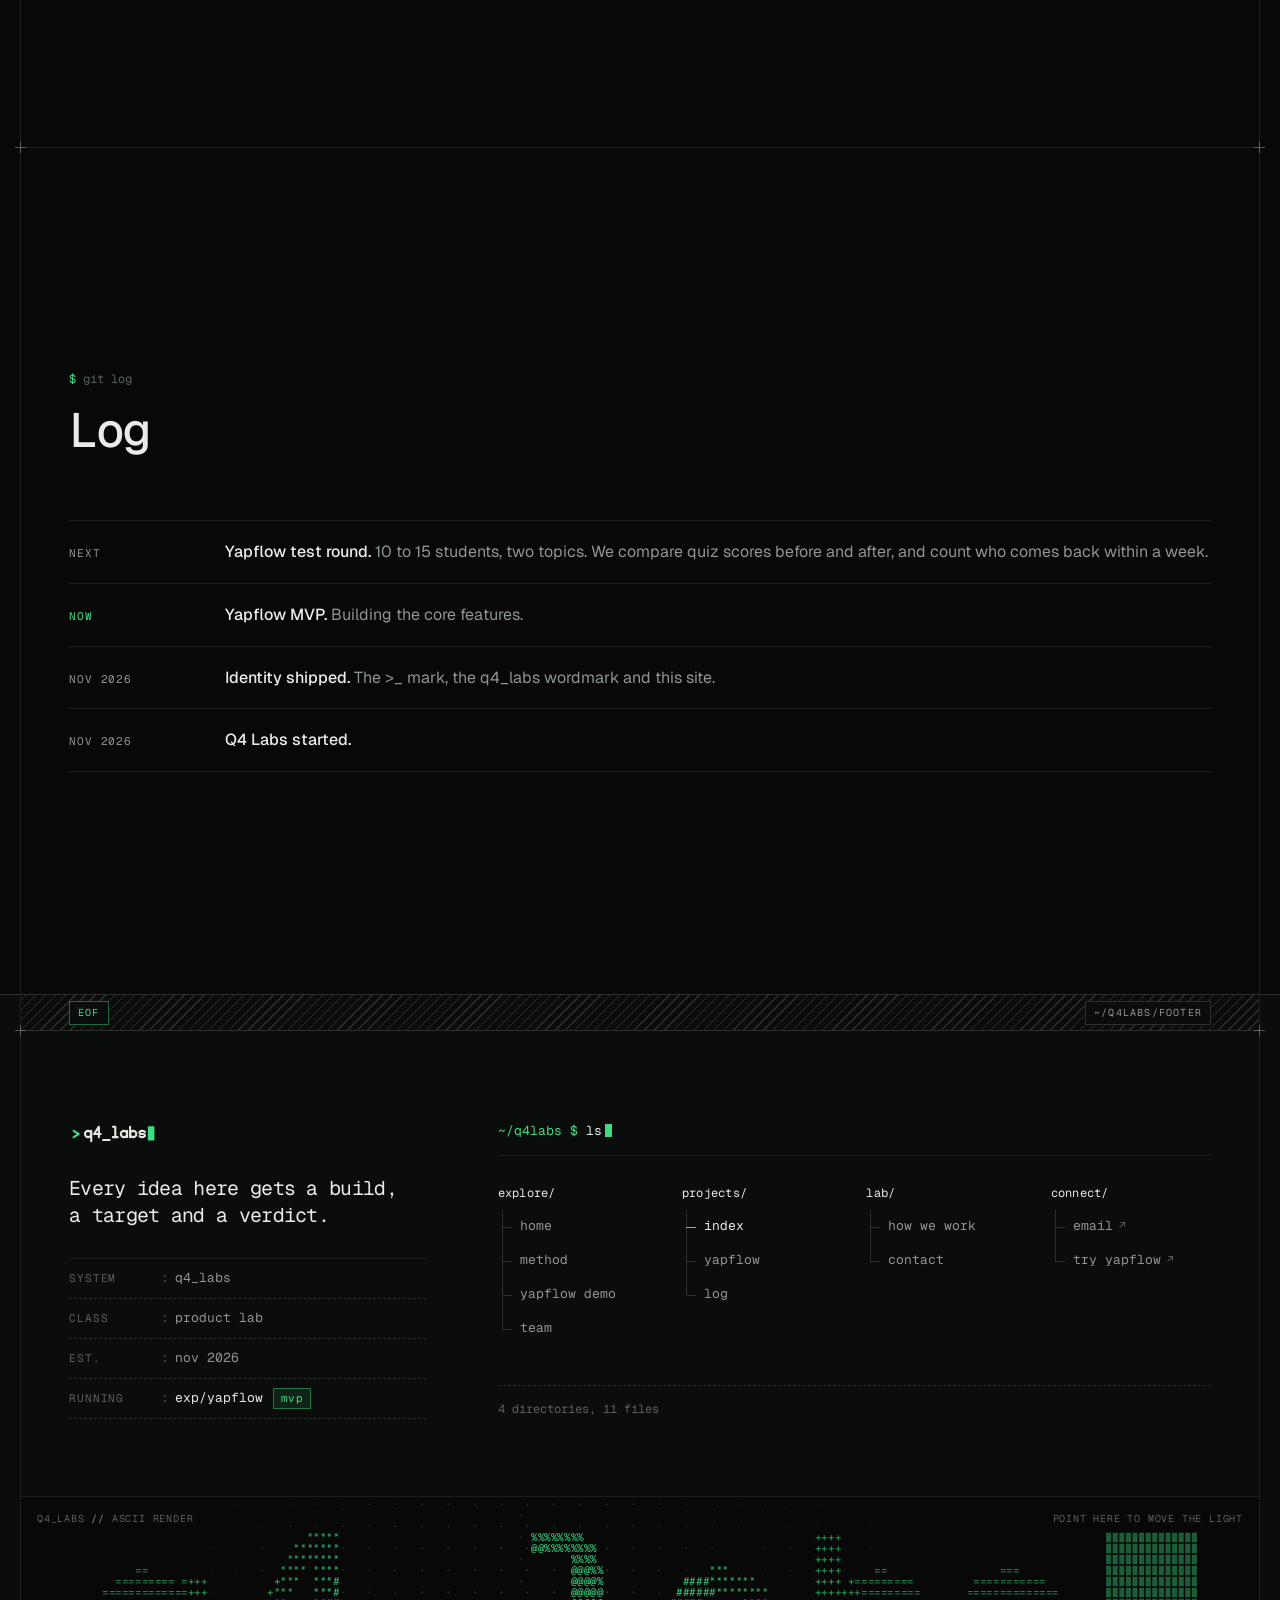
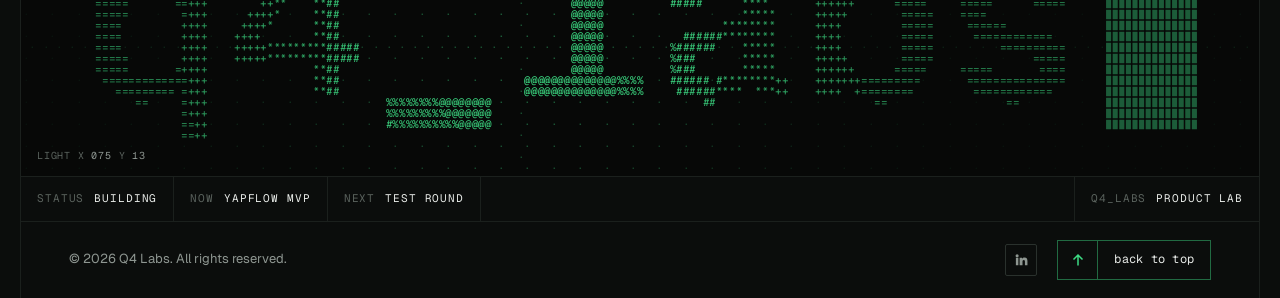
<file: projects.html>
<!doctype html>
<html lang="en" class="no-js">
<head>
    <meta charset="utf-8">
    <meta name="viewport" content="width=device-width, initial-scale=1">
    <title>Projects · Q4 Labs</title>
    <meta name="description"
          content="Experiments from Q4 Labs. First up: Yapflow, which listens while you explain a topic and finds the gaps.">
    <meta name="theme-color" content="#070807">
    <link rel="icon" href="favicon.ico" sizes="any">
    <link rel="icon" href="favicon.svg" type="image/svg+xml">
    <link rel="apple-touch-icon" href="apple-touch-icon.png">
    <link rel="preconnect" href="https://fonts.googleapis.com">
    <link rel="preconnect" href="https://fonts.gstatic.com" crossorigin>
    <link href="https://fonts.googleapis.com/css2?family=Geist:wght@400..600&family=Geist+Mono:wght@400..600&display=swap" rel="stylesheet">
    <link rel="stylesheet" href="assets/css/styles.css">
</head>
<body>
<a class="skip" href="#main">Skip to content</a>

<svg width="0" height="0" style="position:absolute" aria-hidden="true">
    <defs>
        <symbol id="face-wills" viewBox="0 0 200 200" fill="none" stroke="currentColor" stroke-width="3.5"
                stroke-linecap="round" stroke-linejoin="round">
            <path d="M30 200C34 162 64 148 100 148S166 162 170 200"/>
            <path d="M88 128v20M112 128v20"/>
            <path d="M62 84C62 122 80 136 100 136S138 122 138 84"/>
            <path d="M60 86C56 52 78 36 100 36S144 52 140 86"/>
            <g stroke-width="5.5" stroke-dasharray="4 7">
                <path d="M100 42C88 46 76 54 68 68"/>
                <path d="M100 42C112 46 124 54 132 68"/>
                <path d="M100 42V64"/>
                <path d="M60 72C52 96 50 124 52 154"/>
                <path d="M52 78C44 102 42 130 44 158"/>
                <path d="M140 72C148 96 150 124 148 154"/>
                <path d="M148 78C156 102 158 130 156 158"/>
            </g>
            <path d="M78 86l14-3M108 83l14 3"/>
            <circle cx="86" cy="97" r="3.5" fill="currentColor"/>
            <circle cx="114" cy="97" r="3.5" fill="currentColor"/>
            <path d="M88 117q12 10 24 0"/>
            <path d="M90 152l-2 24M110 152l2 24"/>
        </symbol>
        <symbol id="face-bolu" viewBox="0 0 200 200" fill="none" stroke="currentColor" stroke-width="3.5"
                stroke-linecap="round" stroke-linejoin="round">
            <path d="M30 200C34 162 64 148 100 148S166 162 170 200"/>
            <path d="M88 128v20M112 128v20"/>
            <path d="M62 84C62 122 80 136 100 136S138 122 138 84"/>
            <path d="M62 86a10 10 0 0 1 3-18a11 11 0 0 1 14-14a12 12 0 0 1 21-6a12 12 0 0 1 21 6a11 11 0 0 1 14 14a10 10 0 0 1 3 18"/>
            <path d="M62 92c-9-2-11 16 0 18M138 92c9-2 11 16 0 18"/>
            <circle cx="85" cy="98" r="12"/>
            <circle cx="115" cy="98" r="12"/>
            <path d="M97 98h6M73 96h-10M127 96h10"/>
            <circle cx="85" cy="98" r="2.5" fill="currentColor"/>
            <circle cx="115" cy="98" r="2.5" fill="currentColor"/>
            <path d="M90 120h20"/>
            <path d="M62 150c0 22 76 22 76 0"/>
            <rect x="52" y="140" width="16" height="24" rx="6"/>
            <rect x="132" y="140" width="16" height="24" rx="6"/>
        </symbol>
        <symbol id="icon-linkedin" viewBox="0 0 24 24">
            <path fill="currentColor"
                  d="M4.98 3.5a2.5 2.5 0 1 1 0 5 2.5 2.5 0 0 1 0-5zM3 9h4v12H3zM9 9h3.8v1.7h.1c.5-1 1.8-2 3.8-2 4 0 4.8 2.7 4.8 6.1V21h-4v-5.4c0-1.3 0-3-1.8-3s-2.1 1.4-2.1 2.9V21H9z"/>
        </symbol>
        <symbol id="icon-x" viewBox="0 0 24 24">
            <path fill="currentColor"
                  d="M18.9 2H22l-7.6 8.7L23 22h-6.8l-5.3-6.9L4.8 22H1.7l8.1-9.3L1 2h7l4.8 6.3L18.9 2zm-1.2 18h1.9L6.4 3.9H4.4L17.7 20z"/>
        </symbol>
        <symbol id="icon-site" viewBox="0 0 24 24" fill="none" stroke="currentColor" stroke-width="2"
                stroke-linecap="round" stroke-linejoin="round">
            <circle cx="12" cy="12" r="9"/>
            <path d="M3 12h18M12 3c2.5 2.7 3.8 5.7 3.8 9s-1.3 6.3-3.8 9c-2.5-2.7-3.8-5.7-3.8-9S9.5 5.7 12 3z"/>
        </symbol>
        <symbol id="icon-arrow" viewBox="0 0 12 12" fill="none" stroke="currentColor" stroke-width="1.2">
            <path d="M3.5 8.5l5-5M4.5 3.5h4v4"/>
        </symbol>
    </defs>
</svg>

<header class="bar" role="banner">
    <div class="frame bar__in">
        <a class="logo" href="index.html" aria-label="Q4 Labs home">
            <span class="p">&gt;</span>q4_labs<span class="cursor" aria-hidden="true"></span>
        </a>
        <nav aria-label="Main">
            <ul class="bar__links">
                <li><a href="index.html">home</a></li>
                <li><a href="projects.html" aria-current="page">projects</a></li>
                <li><a href="lab.html">lab</a></li>
            </ul>
        </nav>
        <a class="btn btn--light" href="lab.html#contact">Say hello</a>
    </div>
</header>

<main id="main" class="frame">

    <section class="block page-head" aria-labelledby="page-title">
        <div class="intro">
            <div class="intro__title">
                <p class="cmd"><span class="p">$</span> ls ./projects</p>
                <h1 class="display" id="page-title">Projects</h1>
            </div>
            <p class="lede">One experiment at a time. Each gets a small build, real testers and a target set before it
                starts.</p>
        </div>
        <div class="ls-wrap reveal">
            <table class="ls">
                <thead>
                <tr>
                    <th scope="col">name</th>
                    <th scope="col">status</th>
                    <th scope="col">what it does</th>
                </tr>
                </thead>
                <tbody>
                <tr>
                    <td class="name"><a href="#yapflow">yapflow/</a></td>
                    <td><span class="chip">in MVP</span></td>
                    <td class="muted">Explain a topic out loud. Yapflow finds your gaps, tutors you and tests you with
                        flashcards.</td>
                </tr>
                <tr>
                    <td class="name muted">next/</td>
                    <td><span class="chip chip--muted">planning</span></td>
                    <td class="muted">Not announced yet.</td>
                </tr>
                </tbody>
            </table>
        </div>
    </section>

    <section class="block" id="yapflow" aria-labelledby="yap-title">
        <div class="tiles project reveal">
            <div class="project__info">
                <p class="lbl">in MVP</p>
                <h2 class="display" id="yap-title">Yapflow</h2>
                <p class="lede">Yapflow listens while you explain a topic, then coaches you on what you got wrong or left
                    out.</p>
                <ul class="project__list">
                    <li>Explain any topic in your own words</li>
                    <li>Spots misconceptions and gaps as you go</li>
                    <li>Coaches you one question at a time</li>
                    <li>Turns what's left into flashcards</li>
                </ul>
                <div class="btn-row">
                    <a class="btn btn--signal" href="https://yapflow-dev.vercel.app" target="_blank" rel="noopener">Try the build ↗</a>
                    <a class="more" href="lab.html#contact">Join the test group</a>
                </div>
            </div>
            <div class="project__term">
                <div class="ph"><p class="lbl">session.log</p></div>
                <div class="pb">
                    <p class="line"><span class="p">&gt;</span> topic: what is photosynthesis? · level: beginner</p>
                    <p class="line out">plan: 6 concepts to cover</p>
                    <p class="line"><span class="p">&gt;</span> listening…</p>
                    <p class="line out">understood 4/6</p>
                    <div class="meter meter--log" data-meter="4" aria-hidden="true"></div>
                    <p class="line out">gaps: light reactions, role of chlorophyll</p>
                    <p class="line"><span class="p">&gt;</span> session saved</p>
                    <p class="line out">flashcards created: 2 · next review: tomorrow<span class="cursor" aria-hidden="true"></span></p>
                </div>
            </div>
        </div>
    </section>

    <section class="block" id="log" aria-labelledby="log-title">
        <div class="intro">
            <div class="intro__title">
                <p class="cmd"><span class="p">$</span> git log</p>
                <h2 class="h2" id="log-title">Log</h2>
            </div>
        </div>
        <ol class="log reveal">
            <li><time>next</time>
                <p><b>Yapflow test round.</b> 10 to 15 students, two topics. We compare quiz scores before and after,
                    and count who comes back within a week.</p></li>
            <li class="now"><time>now</time>
                <p><b>Yapflow MVP.</b> Building the core features.</p></li>
            <li><time>nov 2026</time>
                <p><b>Identity shipped.</b> The &gt;_ mark, the q4_labs wordmark and this site.</p></li>
            <li><time>nov 2026</time>
                <p><b>Q4 Labs started.</b></p></li>
        </ol>
    </section>
</main>

<!-- FOOTER: shared by all three pages; keep the markup identical apart from aria-current -->
<footer class="sf" aria-labelledby="sf-title">
    <div class="frame">

        <div class="sf__eof" aria-hidden="true"><span>EOF</span><span>~/q4labs/footer</span></div>

        <div class="block sf__top">
            <section class="sf__id" aria-labelledby="sf-title">
                <h2 class="vh" id="sf-title">Q4 Labs</h2>
                <a class="sf__logo" href="index.html" aria-label="Q4 Labs home">
                    <img src="assets/img/logo-on-dark.svg" alt="" width="96" height="28">
                </a>
                <p class="sf__statement">Every idea here gets a build, a target and a verdict.</p>
                <dl class="sf__spec">
                    <div><dt>system</dt><dd>q4_labs</dd></div>
                    <div><dt>class</dt><dd>product lab</dd></div>
                    <div><dt>est.</dt><dd>nov 2026</dd></div>
                    <div><dt>running</dt><dd><a href="projects.html#yapflow">exp/yapflow</a> <span class="chip">mvp</span></dd></div>
                </dl>
            </section>

            <nav class="sf__nav" aria-label="Footer">
                <p class="sf__prompt" aria-hidden="true"><span class="p">~/q4labs $</span> <span data-sf-cmd>ls</span><span class="cursor"></span></p>
                <div class="sf__dirs">
                    <div class="sf__dir">
                        <p class="sf__dirname">explore/</p>
                        <ul>
                            <li><a href="index.html" data-cmd="open index.html">home</a></li>
                            <li><a href="index.html#method" data-cmd="open index.html#method">method</a></li>
                            <li><a href="index.html#yapflow" data-cmd="open index.html#yapflow">yapflow demo</a></li>
                            <li><a href="index.html#team" data-cmd="open index.html#team">team</a></li>
                        </ul>
                    </div>
                    <div class="sf__dir">
                        <p class="sf__dirname">projects/</p>
                        <ul>
                            <li><a href="projects.html" aria-current="page" data-cmd="open projects.html">index</a></li>
                            <li><a href="projects.html#yapflow" data-cmd="open projects.html#yapflow">yapflow</a></li>
                            <li><a href="projects.html#log" data-cmd="open projects.html#log">log</a></li>
                        </ul>
                    </div>
                    <div class="sf__dir">
                        <p class="sf__dirname">lab/</p>
                        <ul>
                            <li><a href="lab.html" data-cmd="open lab.html">how we work</a></li>
                            <li><a href="lab.html#contact" data-cmd="open lab.html#contact">contact</a></li>
                        </ul>
                    </div>
                    <div class="sf__dir">
                        <p class="sf__dirname">connect/</p>
                        <ul>
                            <li><a href="mailto:ekanemwills1@gmail.com" data-cmd="mail ekanemwills1@gmail.com">email<span class="ext" aria-hidden="true">↗</span></a></li>
                            <li><a href="https://yapflow-dev.vercel.app" target="_blank" rel="noopener" data-cmd="open yapflow-dev.vercel.app">try yapflow<span class="ext" aria-hidden="true">↗</span></a></li>
                        </ul>
                    </div>
                </div>
                <p class="sf__summary" aria-hidden="true" data-sf-tree>4 directories, 11 files</p>
            </nav>
        </div>

        <div class="sf__field" data-sf-field>
            <canvas aria-hidden="true"></canvas>
            <p class="sf__note sf__note--tl" aria-hidden="true">q4_labs <span>//</span> ascii render</p>
            <p class="sf__note sf__note--tr" aria-hidden="true">point here to move the light</p>
            <p class="sf__note sf__note--bl" aria-hidden="true">light x <span data-sf-x>000</span> y <span data-sf-y>00</span></p>
        </div>

        <ul class="sf__strip" aria-label="Lab status">
            <li><span>status</span><b>building</b></li>
            <li><span>now</span><b>yapflow mvp</b></li>
            <li><span>next</span><b>test round</b></li>
            <li class="sf__strip-id"><span>q4_labs</span><b>product lab</b></li>
        </ul>

        <div class="sf__base">
            <p>© <span data-year>2026</span> Q4 Labs. All rights reserved.</p>
            <div class="sf__base-end">
                <a class="icon-btn" href="https://www.linkedin.com/company/q4labs/" target="_blank" rel="noopener"
                   aria-label="Q4 Labs on LinkedIn"><svg width="15" height="15" aria-hidden="true"><use href="#icon-linkedin"/></svg></a>
                <a class="sf__totop" href="#top">
                    <span class="sf__totop-icon" aria-hidden="true"><svg width="14" height="14" viewBox="0 0 14 14"><path d="M7 12.5V2M2.5 6.5 7 2l4.5 4.5" fill="none" stroke="currentColor" stroke-width="1.5"/></svg></span>
                    <span class="sf__totop-label">back to top</span>
                </a>
            </div>
        </div>

    </div>
</footer>

<script src="assets/js/main.js" defer></script>
<script src="assets/js/footer.js" defer></script>
</body>
</html>
</file>
<file: assets/css/styles.css>
/* Q4 Labs: lab instrument panel.
   Geist for reading, Geist Mono for labels, commands and data.
   One signal colour (brand green), hairlines, square corners. Dark only. */

:root {
  --bg: #070807;
  --panel: #0B0D0C;
  --panel-2: #101312;
  --line: #1B201D;
  --line-2: #2A312D;
  --text: #E8EBE8;
  --muted: #8E9691;
  --dim: #5A625D;

  --signal: #3DDC84;
  --signal-ink: #04140B;
  --signal-line: rgba(61, 220, 132, 0.45);
  --signal-soft: rgba(61, 220, 132, 0.10);
  --signal-deep: #12241A;

  --warn: #F0A868;
  --warn-soft: rgba(240, 168, 104, 0.12);

  --sans: "Geist", ui-sans-serif, system-ui, -apple-system, "Segoe UI", sans-serif;
  --mono: "Geist Mono", ui-monospace, SFMono-Regular, Menlo, monospace;

  --bar: 53px;
  --frame: 1240px;
  --pad: clamp(16px, 4vw, 48px);
  --gap-y: clamp(64px, 9vw, 128px);

  color-scheme: dark;
}

*, *::before, *::after { box-sizing: border-box; }
html { scroll-behavior: smooth; scroll-padding-top: 64px; }
@media (prefers-reduced-motion: reduce) { html { scroll-behavior: auto; } }

body {
  margin: 0;
  background: var(--bg);
  color: var(--text);
  font-family: var(--sans);
  font-size: 16px;
  line-height: 1.6;
  -webkit-font-smoothing: antialiased;
  text-rendering: optimizeLegibility;
}

a { color: inherit; text-decoration: none; }
.link { color: var(--signal); text-decoration: underline; text-decoration-color: var(--signal-line); text-underline-offset: 3px; }
.link:hover { text-decoration-color: var(--signal); }
:focus-visible { outline: 1px solid var(--signal); outline-offset: 3px; }
img, svg { display: block; max-width: 100%; }
::selection { background: var(--signal); color: var(--signal-ink); }

.skip { position: absolute; left: -999px; top: 8px; background: var(--signal); color: var(--signal-ink); padding: 8px 12px; z-index: 100; }
.skip:focus { left: 16px; }

/* ---------- Frame: the page is one column ---------- */
.frame { width: min(var(--frame), 100% - 32px); margin-inline: auto; border-inline: 1px solid var(--line); }
.block { position: relative; border-top: 1px solid var(--line); padding: var(--gap-y) var(--pad); }
.block--flush { padding: 0; }
.frame > .block:first-child { border-top: 0; }
.frame > .block:first-child::before, .frame > .block:first-child::after { display: none; }
/* registration marks where a section rule meets the frame */
.block::before, .block::after {
  content: ""; position: absolute; top: -6px; width: 11px; height: 11px; pointer-events: none; z-index: 6;
  background:
    linear-gradient(var(--muted), var(--muted)) center / 1px 100% no-repeat,
    linear-gradient(var(--muted), var(--muted)) center / 100% 1px no-repeat;
  opacity: 0.55;
}
.block::before { left: -6px; }
.block::after { right: -6px; }

/* Every section is at least one screen tall (the visible area under the bar), content centred.
   dvh tracks mobile browser toolbars; vh is the fallback. The hero scene sizes itself. */
:root { --screen: calc(100vh - var(--bar)); }
@supports (height: 100dvh) { :root { --screen: calc(100dvh - var(--bar)); } }
main > .block:not(.scene) { min-height: var(--screen); display: flex; flex-direction: column; justify-content: center; }

/* ---------- Type: sans reads, mono labels ---------- */
.lbl {
  font-family: var(--mono); font-size: 11px; line-height: 1.4; letter-spacing: 0.08em; text-transform: uppercase;
  color: var(--muted); margin: 0; font-weight: 400;
}
.cmd { font-family: var(--mono); font-size: 12px; color: var(--dim); margin: 0; }
.cmd .p { color: var(--signal); }
/* titles speak in mono, paragraphs read in sans */
.display { font-family: var(--mono); font-size: clamp(40px, 5.6vw, 76px); line-height: 1; letter-spacing: -0.055em; font-weight: 500; margin: 0; text-wrap: balance; }
.h2 { font-family: var(--mono); font-size: clamp(30px, 3.8vw, 48px); line-height: 1.06; letter-spacing: -0.05em; font-weight: 500; margin: 0; }
.h3 { font-size: 17px; line-height: 1.35; letter-spacing: -0.015em; font-weight: 500; margin: 0; }
.lede { font-size: clamp(17px, 1.5vw, 20px); line-height: 1.5; letter-spacing: -0.01em; color: var(--muted); max-width: 44ch; margin: 0; }
.muted { color: var(--muted); }

.cursor { display: inline-block; width: 0.6em; height: 1.05em; background: var(--signal); vertical-align: -0.16em; margin-left: 2px; animation: blink 1.1s steps(1) infinite; }
@keyframes blink { 50% { opacity: 0; } }
@media (prefers-reduced-motion: reduce) { .cursor { animation: none; } }


/* Section intro (Linear / Stripe): title left, one sentence right */
.intro {
  display: grid; grid-template-columns: minmax(0, 1fr) minmax(0, 1fr); gap: 24px 48px; align-items: end;
  margin-bottom: clamp(36px, 5vw, 64px);
}
.intro__title { display: grid; gap: 16px; align-content: end; }
.intro > p { margin: 0; }
.page-head { padding-block: clamp(64px, 9vw, 120px) clamp(40px, 5vw, 64px); }
.page-head .intro { margin-bottom: 0; }
@media (max-width: 900px) { .intro { grid-template-columns: 1fr; } }

/* Open columns (Linear / Framer): hairline dividers, no boxes. Bold lead-in (Stripe). */
.cols { display: grid; grid-template-columns: repeat(var(--c, 3), minmax(0, 1fr)); row-gap: 40px; margin: 0; padding: 0; list-style: none; }
.cols--2 { --c: 2; }
.cols--5 { --c: 5; }
.cols > * { margin: 0; padding: 4px 28px 8px; border-left: 1px solid var(--line); color: var(--muted); font-size: 15px; line-height: 1.6; }
.cols > * b, .cols > * strong { color: var(--text); font-weight: 500; }
.cols > :first-child,
.cols--2 > :nth-child(odd),
.cols:not(.cols--2):not(.cols--5) > :nth-child(3n + 1),
.cols--5 > :nth-child(5n + 1) { border-left: 0; padding-left: 0; }
@media (max-width: 900px) {
  .cols, .cols--2, .cols--5 { grid-template-columns: 1fr; row-gap: 0; }
  .cols > * { border-left: 0 !important; padding: 20px 0 !important; border-top: 1px solid var(--line); }
  .cols > :first-child { border-top: 0; padding-top: 0 !important; }
}

/* ---------- Buttons + text links ---------- */
.btn {
  display: inline-flex; align-items: center; gap: 8px; height: 40px; padding: 0 16px;
  font: 500 14px/1 var(--sans); letter-spacing: -0.01em; color: var(--text); white-space: nowrap;
  border: 1px solid var(--line-2); border-radius: 2px; background: transparent; cursor: pointer;
  transition: border-color 0.15s ease, background-color 0.15s ease;
}
.btn:hover { border-color: var(--muted); background: var(--panel-2); }
.btn--signal { background: var(--signal); border-color: var(--signal); color: var(--signal-ink); }
.btn--signal:hover { background: #5BE699; border-color: #5BE699; }
.btn-row { display: flex; flex-wrap: wrap; align-items: center; gap: 8px 24px; }

.more { display: inline-flex; align-items: center; gap: 6px; height: 40px; font-size: 14px; font-weight: 500; letter-spacing: -0.01em; color: var(--signal); }
.more::after { content: "›"; font-size: 17px; line-height: 1; transition: translate 0.15s ease; }
.more:hover::after { translate: 3px 0; }

.icon-btn {
  width: 32px; height: 32px; display: grid; place-items: center; color: var(--muted);
  border: 1px solid var(--line-2); border-radius: 2px; transition: color 0.15s ease, border-color 0.15s ease;
}
.icon-btn:hover, .icon-btn:focus-visible { color: var(--signal); border-color: var(--signal-line); }
.icons { display: flex; gap: 6px; }

/* ---------- Top bar: logo left, links + one action right ---------- */
.bar {
  position: sticky; top: 0; z-index: 50;
  background: rgba(7, 8, 7, 0.86);
  backdrop-filter: blur(10px); -webkit-backdrop-filter: blur(10px);
  border-bottom: 1px solid var(--line);
}
.bar__in { display: flex; align-items: center; gap: 20px; height: 52px; padding: 0 var(--pad); }
.logo { display: inline-flex; align-items: center; font-family: var(--mono); font-weight: 600; font-size: 15px; letter-spacing: -0.03em; }
.logo .p { color: var(--signal); margin-right: 8px; }
.logo .cursor { height: 1em; width: 0.55em; }
.bar nav { margin-left: auto; }
.bar__links { display: flex; gap: 2px; list-style: none; margin: 0; padding: 0; }
.bar__links a { display: block; padding: 6px 10px; font-family: var(--mono); font-size: 13px; color: var(--muted); transition: color 0.15s ease; }
.bar__links a:hover { color: var(--text); }
.bar__links a[aria-current="page"] { color: var(--text); }
.bar__links a[aria-current="page"]::before { content: "~/"; color: var(--signal); }
.bar .btn { height: 32px; padding: 0 12px; font-size: 13px; }
@media (max-width: 560px) {
  .bar__in { gap: 8px; }
  .bar .btn { display: none; }
  .bar__links a { padding: 6px 7px; }
}

/* ---------- Panels ---------- */
.panel { background: var(--panel); border: 1px solid var(--line); position: relative; }
.tiles { display: grid; gap: 1px; background: var(--line); border: 1px solid var(--line); }
.tiles > * { background: var(--panel); min-width: 0; }
.ph { display: flex; align-items: center; justify-content: space-between; gap: 16px; padding: 14px 16px; min-height: 44px; border-bottom: 1px solid var(--line); }
.pb { padding: 16px; }

/* corner ticks */
.ticks { position: absolute; inset: 0; pointer-events: none; z-index: 4; }
.ticks::before, .ticks::after, .ticks i::before, .ticks i::after {
  content: ""; position: absolute; width: 10px; height: 10px; border: 0 solid var(--muted); opacity: 0.7;
}
.ticks::before { top: 10px; left: 10px; border-width: 1px 0 0 1px; }
.ticks::after { top: 10px; right: 10px; border-width: 1px 1px 0 0; }
.ticks i::before { bottom: 10px; left: 10px; border-width: 0 0 1px 1px; }
.ticks i::after { bottom: 10px; right: 10px; border-width: 0 1px 1px 0; }

/* segmented meter */
.meter { display: grid; grid-template-columns: repeat(var(--n, 20), minmax(0, 1fr)); gap: 3px; height: var(--h, 28px); }
.meter i { background: var(--signal-deep); transition: background-color 0.2s ease; transition-delay: calc(var(--i, 0) * 60ms); }
.meter.is-on i.on, .no-js .meter i.on { background: var(--signal); }
.meter--log { --n: 6; --h: 8px; max-width: 220px; margin: 4px 0 12px; }

/* callout tag (chamfered corner) + value chip */
.tag {
  display: inline-block; padding: 1px; background: var(--line-2); transition: background-color 0.15s ease;
  clip-path: polygon(0 0, 100% 0, 100% calc(100% - 8px), calc(100% - 8px) 100%, 0 100%);
}
.tag > span {
  display: block; padding: 6px 16px 6px 10px; background: var(--bg); font-family: var(--mono); font-size: 11px; letter-spacing: 0.08em; text-transform: uppercase; white-space: nowrap;
  clip-path: polygon(0 0, 100% 0, 100% calc(100% - 7.6px), calc(100% - 7.6px) 100%, 0 100%);
}
.chip {
  display: inline-flex; align-items: center; gap: 6px; padding: 1px 7px; font-family: var(--mono); font-size: 11px; line-height: 1.6; letter-spacing: 0.04em; white-space: nowrap;
  color: var(--signal); background: var(--signal-soft); border: 1px solid var(--signal-line);
}
.chip--muted { color: var(--muted); background: transparent; border-color: var(--line-2); }
.chip--warn { color: var(--warn); background: var(--warn-soft); border-color: rgba(240, 168, 104, 0.4); }

/* ---------- Hero scene ---------- */
.hero-head {
  display: grid; grid-template-columns: minmax(0, 1.3fr) minmax(0, 1fr); gap: 28px 56px; align-items: end;
  padding: clamp(40px, 6vw, 80px) var(--pad) clamp(32px, 3.5vw, 48px);
}
.hero-head__side { display: grid; gap: 24px; }
@media (max-width: 900px) { .hero-head { grid-template-columns: 1fr; } }

.viewport {
  position: relative; height: clamp(480px, calc(100vh - 345px), 660px); height: clamp(480px, calc(100dvh - 345px), 660px);
  border-top: 1px solid var(--line); overflow: hidden;
  background: radial-gradient(circle at 50% 50%, rgba(61, 220, 132, 0.05), transparent 52%), var(--panel);
}
.viewport__grid {
  position: absolute; inset: -25% 0; pointer-events: none;
  background-image:
    linear-gradient(var(--line) 1px, transparent 1px),
    linear-gradient(90deg, var(--line) 1px, transparent 1px);
  background-size: 48px 48px; background-position: center center;
  -webkit-mask-image: radial-gradient(ellipse at 50% 50%, #000 15%, transparent 60%);
  mask-image: radial-gradient(ellipse at 50% 50%, #000 15%, transparent 60%);
  opacity: 0.6;
  translate: 0 var(--gy, 0px);
}
.hud { position: absolute; z-index: 5; font-family: var(--mono); font-size: 11px; letter-spacing: 0.08em; text-transform: uppercase; color: var(--dim); margin: 0; }
.hud--br { bottom: 24px; right: 28px; }

.globe {
  position: absolute; z-index: 2; left: 50%; top: 50%; transform: translate(-50%, -50%); height: 90%; aspect-ratio: 1;
  translate: var(--gx, 0px) var(--py, 0px); scale: var(--ps, 1); will-change: translate, scale;
}
.globe canvas { width: 100%; height: 100%; cursor: grab; touch-action: pan-y; }
.globe canvas.dragging { cursor: grabbing; }

/* leader lines draw in when their callout switches on */
.leaders { position: absolute; inset: 0; width: 100%; height: 100%; pointer-events: none; overflow: visible; z-index: 3; }
.leaders path { fill: none; stroke: var(--muted); stroke-width: 1; opacity: 0.75; stroke-dasharray: 1; stroke-dashoffset: 1; transition: stroke-dashoffset 0.6s cubic-bezier(0.2, 0.7, 0.2, 1); }
.leaders path.on { stroke-dashoffset: 0; }
.leaders circle { fill: var(--signal); opacity: 0; transition: opacity 0.2s ease 0.45s; }
.leaders circle.on { opacity: 1; }

.callout { position: absolute; z-index: 5; display: grid; gap: 6px; justify-items: start; transition: opacity 0.4s ease, translate 0.4s ease; }
.callout--r { justify-items: end; }
.callout:hover .tag, .callout:focus-visible .tag { background: var(--signal-line); }
.callout:focus-visible { outline-offset: 6px; }
.callout--1 { top: 20%; left: 8%; }
.callout--2 { top: 15%; right: 8%; }
.callout--3 { bottom: 24%; left: 11%; }
.callout--4 { bottom: 19%; right: 10%; }

/* Pinned scene (Apple): desktop, motion allowed. The stage sticks under the bar
   while scroll progress drives the headline out, the globe to centre and the
   callouts in, one at a time. Enabled from main.js with .is-pinned. */
.scene.is-pinned { height: 260vh; height: 260dvh; }
.scene.is-pinned .scene__stage { position: sticky; top: var(--bar); height: calc(100vh - var(--bar)); height: calc(100dvh - var(--bar)); overflow: hidden; }
.scene.is-pinned .viewport { position: absolute; inset: 0; height: auto; border-top: 0; }
.scene.is-pinned .hero-head {
  position: absolute; z-index: 6; top: 0; left: 0; width: min(48%, 600px); grid-template-columns: 1fr;
  opacity: var(--ho, 1); translate: 0 var(--hy, 0px); pointer-events: auto;
}
.scene.is-pinned .callout:not(.on) { opacity: 0; translate: 0 8px; pointer-events: none; }

@media (max-width: 900px) {
  .viewport { height: auto; padding-top: 40px; }
  .globe { position: relative; left: auto; top: auto; transform: none; width: min(100%, 480px); height: auto; margin: 0 auto 40px; }
  .leaders, .hud { display: none; }
  .callouts { display: grid; grid-template-columns: 1fr 1fr; gap: 1px; background: var(--line); border-top: 1px solid var(--line); position: relative; z-index: 5; }
  .callout, .callout--r { position: static; background: var(--panel); padding: 16px; justify-items: start; align-content: start; }
  .tag > span { white-space: normal; }
}

/* ---------- Method: typed line ---------- */
.tx__text { margin: 0; font-family: var(--mono); font-size: clamp(16px, 1.45vw, 19px); line-height: 1.6; letter-spacing: -0.01em; max-width: 46ch; }
.tx__text .done { color: var(--text); }
.tx__text .todo { color: var(--line-2); }
.tx__text .caret { display: inline-block; width: 0.6em; height: 1.15em; background: var(--signal); vertical-align: -0.22em; margin-left: 1px; }
.tx__text.is-done .caret { animation: blink 1.1s steps(1) infinite; }

/* ---------- Yapflow demo ---------- */
.demo__body { display: grid; grid-template-columns: minmax(0, 1fr) minmax(0, 1.2fr); }
.demo__col { padding: 20px 20px 24px; min-width: 0; }
.demo__col + .demo__col { border-left: 1px solid var(--line); }
.demo__col > .lbl { margin-bottom: 16px; }
.yap-raw { font-size: clamp(19px, 1.9vw, 24px); line-height: 1.5; letter-spacing: -0.02em; color: var(--text); margin: 0; }
.yap-raw .filler { color: var(--dim); text-decoration: line-through; text-decoration-color: var(--warn); }
.findings { display: grid; gap: 1px; background: var(--line); border: 1px solid var(--line); }
.finding { background: var(--bg); padding: 14px; display: grid; grid-template-columns: 112px minmax(0, 1fr); gap: 12px; font-size: 14px; }
.finding .chip { justify-self: start; align-self: start; }
.finding b { font-weight: 500; display: block; margin-bottom: 2px; }
.finding p { margin: 0; color: var(--muted); }
.flashcard {
  width: 100%; margin-top: 12px; min-height: 124px; padding: 14px; display: grid; gap: 8px; align-content: start; text-align: left;
  font: 15px/1.5 var(--sans); color: var(--text); background: var(--signal-soft); border: 1px dashed var(--signal-line); border-radius: 0; cursor: pointer;
  transition: border-color 0.15s ease;
}
.flashcard:hover { border-style: solid; }
.flashcard small { font-family: var(--mono); font-size: 11px; letter-spacing: 0.08em; color: var(--signal); }
.flashcard .hint { font-family: var(--mono); font-size: 11px; color: var(--muted); margin-top: auto; }
.after { margin-top: 28px; }
@media (max-width: 900px) {
  .demo__body { grid-template-columns: 1fr; }
  .demo__col + .demo__col { border-left: 0; border-top: 1px solid var(--line); }
  .finding { grid-template-columns: 1fr; gap: 8px; }
}

/* ---------- Team ---------- */
.member { display: grid; grid-template-columns: 118px minmax(0, 1fr); gap: 24px; align-items: center; }
/* 32px portraits drawn at whole multiples (96px desktop, 64px phone) so pixels stay square */
.member__face { position: relative; aspect-ratio: 1; padding: 10px; background: var(--panel); border: 1px solid var(--line); }
.member__face svg { width: 100%; height: 100%; shape-rendering: crispEdges; }
.member__face .ticks::before, .member__face .ticks::after, .member__face .ticks i::before, .member__face .ticks i::after { width: 6px; height: 6px; }
.member__face .ticks::before { top: 4px; left: 4px; } .member__face .ticks::after { top: 4px; right: 4px; }
.member__face .ticks i::before { bottom: 4px; left: 4px; } .member__face .ticks i::after { bottom: 4px; right: 4px; }
.member .h3 { font-size: 22px; letter-spacing: -0.03em; color: var(--text); }
.member p { margin: 2px 0 14px; }
@media (max-width: 480px) { .member { grid-template-columns: 86px minmax(0, 1fr); gap: 16px; } }

/* ---------- Terminal panel (CTA / contact) ---------- */
.term__body { padding: clamp(24px, 5vw, 56px); }
.term__body .h2 { margin-bottom: 28px; }
.line { margin: 0 0 6px; font-family: var(--mono); font-size: 14px; }
.line .p { color: var(--signal); }
.line.out { color: var(--muted); }
.term .btn-row { margin-top: 32px; }

/* ---------- Projects ---------- */
.ls-wrap { overflow-x: auto; border: 1px solid var(--line); background: var(--panel); margin-top: clamp(40px, 5vw, 64px); }
.ls { width: 100%; border-collapse: collapse; font-size: 15px; }
.ls th { text-align: left; font-family: var(--mono); font-weight: 400; color: var(--muted); font-size: 11px; letter-spacing: 0.08em; text-transform: uppercase; padding: 14px 16px; border-bottom: 1px solid var(--line); }
.ls td { padding: 18px 16px; border-bottom: 1px solid var(--line); vertical-align: top; }
.ls tr:last-child td { border-bottom: 0; }
.ls .name { font-family: var(--mono); font-weight: 500; font-size: 14px; white-space: nowrap; }
.ls .name a:hover { color: var(--signal); }
.ls td.muted { color: var(--muted); }
@media (max-width: 560px) {
  .ls thead { display: none; }
  .ls tr { display: grid; grid-template-columns: auto 1fr; gap: 8px 12px; padding: 16px; border-bottom: 1px solid var(--line); align-items: center; }
  .ls tr:last-child { border-bottom: 0; }
  .ls td { padding: 0; border: 0; }
  .ls td:nth-child(3) { grid-column: 1 / -1; }
}

.project { grid-template-columns: minmax(0, 1fr) minmax(0, 1fr); }
.project__info { padding: clamp(24px, 3vw, 36px) clamp(16px, 2.5vw, 32px); display: grid; gap: 20px; align-content: start; }
.project__info .display { font-size: clamp(40px, 4.6vw, 60px); }
/* hero headline in the pixel face. Sizes sit on multiples of 8px so the pixels stay even. */
.display--pixel { font-family: "Silkscreen", var(--mono); font-size: clamp(40px, 5vw, 64px); line-height: 1.15; letter-spacing: -0.04em; font-weight: 400; text-transform: none; }
@media (max-width: 480px) { .display--pixel { letter-spacing: -0.07em; } }
.project__list { margin: 0; padding: 0; list-style: none; display: grid; gap: 1px; background: var(--line); border: 1px solid var(--line); font-size: 14px; }
.project__list li { background: var(--bg); padding: 10px 12px; color: var(--muted); }
.project__term { display: flex; flex-direction: column; }
.project__term .pb { flex: 1; }
@media (max-width: 900px) { .project { grid-template-columns: 1fr; } }

.log { display: grid; list-style: none; margin: 0; padding: 0; border-top: 1px solid var(--line); }
.log li { display: grid; grid-template-columns: 140px minmax(0, 1fr); gap: 16px; padding: 18px 0; border-bottom: 1px solid var(--line); align-items: baseline; }
.log time { font-family: var(--mono); color: var(--muted); font-size: 11px; letter-spacing: 0.08em; text-transform: uppercase; }
.log p { margin: 0; color: var(--muted); }
.log b { color: var(--text); font-weight: 500; }
.log .now time { color: var(--signal); }
@media (max-width: 640px) { .log li { grid-template-columns: 1fr; gap: 4px; } }

/* ---------- Lab ---------- */
.loop .meter { --h: 3px; --n: 5; margin-bottom: 16px; }

/* ---------- Footer: the last panel of the instrument ----------
   identity + directory tree, an ASCII wordmark lit by a moving light (footer.js),
   a status strip, and the baseline. Lives inside .frame so the column lines run
   all the way down. */
.vh { position: absolute; width: 1px; height: 1px; padding: 0; margin: -1px; overflow: hidden; clip: rect(0 0 0 0); white-space: nowrap; border: 0; }

/* demarcation: the footer is its own surface, full bleed, opened by an EOF band */
.sf { background: var(--panel); border-top: 1px solid var(--line-2); }
.sf__eof {
  display: flex; align-items: center; justify-content: space-between; height: 36px; padding: 0 var(--pad);
  background: repeating-linear-gradient(-45deg, var(--line-2) 0 1px, transparent 1px 7px);
  border-bottom: 1px solid var(--line-2);
}
.sf__eof span {
  font-family: var(--mono); font-size: 10px; letter-spacing: 0.12em; text-transform: uppercase; color: var(--muted);
  background: var(--panel); padding: 3px 8px; border: 1px solid var(--line-2);
}
.sf__eof span:first-child { color: var(--signal); border-color: var(--signal-line); }
.sf__eof + .block { border-top: 0; }

.sf__top {
  display: grid; grid-template-columns: minmax(0, 4fr) minmax(0, 8fr); gap: 56px 72px;
  padding-block: clamp(56px, 7vw, 96px) clamp(48px, 6vw, 80px);
}

/* identity */
.sf__id { display: grid; gap: 28px; align-content: start; }
.sf__logo { display: inline-block; justify-self: start; }
.sf__logo img { height: 26px; width: auto; }
.sf__statement { margin: 0; font-family: var(--mono); font-size: clamp(18px, 1.55vw, 21px); line-height: 1.4; letter-spacing: -0.035em; color: var(--text); max-width: 28ch; text-wrap: balance; }
.sf__spec { margin: 0; display: grid; border-top: 1px solid var(--line); }
.sf__spec > div { display: grid; grid-template-columns: 92px minmax(0, 1fr); align-items: baseline; padding: 9px 0; border-bottom: 1px dashed var(--line-2); }
.sf__spec dt { font-family: var(--mono); font-size: 11px; letter-spacing: 0.08em; text-transform: uppercase; color: var(--dim); }
.sf__spec dd { margin: 0; font-family: var(--mono); font-size: 13px; color: var(--muted); display: flex; align-items: center; gap: 10px; }
.sf__spec dd::before { content: ": "; color: var(--dim); margin-right: -4px; }
.sf__spec a { color: var(--text); }
.sf__spec a:hover { color: var(--signal); }

/* directory tree */
.sf__nav { display: flex; flex-direction: column; gap: 28px; }
.sf__summary { margin: auto 0 0; padding-top: 14px; border-top: 1px dashed var(--line-2); font-family: var(--mono); font-size: 12px; color: var(--dim); }
.sf__prompt { margin: 0; padding-bottom: 14px; border-bottom: 1px solid var(--line); font-family: var(--mono); font-size: 13px; color: var(--text); white-space: nowrap; overflow: hidden; text-overflow: ellipsis; }
.sf__prompt .p { color: var(--signal); }
.sf__prompt .cursor { width: 0.55em; height: 1em; margin-left: 3px; }
.sf__dirs { display: grid; grid-template-columns: repeat(4, minmax(0, 1fr)); gap: 32px 24px; }
.sf__dirname { margin: 0 0 6px; font-family: var(--mono); font-size: 12px; color: var(--text); letter-spacing: 0.02em; }
.sf__dir ul { list-style: none; margin: 0; padding: 0; }
.sf__dir li { position: relative; padding-left: 22px; }
.sf__dir li::before { content: ""; position: absolute; left: 4px; top: 0; bottom: 0; border-left: 1px solid var(--line-2); }
.sf__dir li:last-child::before { bottom: 50%; }
.sf__dir li::after {
  content: ""; position: absolute; left: 4px; top: 50%; width: 10px; border-top: 1px solid var(--line-2);
  transition: width 0.2s ease, border-color 0.2s ease;
}
.sf__dir a {
  display: inline-flex; align-items: center; min-height: 34px; font-family: var(--mono); font-size: 13px; color: var(--muted);
  transition: color 0.15s ease, translate 0.2s ease;
}
/* hover: the branch lights up, the label steps in, a cursor appears after it */
.sf__dir a::after {
  content: ""; width: 0.5em; height: 1.05em; margin-left: 4px; background: var(--signal);
  opacity: 0; transition: opacity 0.15s ease;
}
.sf__dir li:hover::after, .sf__dir li:focus-within::after { width: 14px; border-color: var(--signal); }
.sf__dir a:hover, .sf__dir a:focus-visible { color: var(--text); translate: 4px 0; }
.sf__dir a:hover::after, .sf__dir a:focus-visible::after { opacity: 1; }
.sf__dir a[aria-current="page"] { color: var(--text); }
.sf__dir li:has(> a[aria-current="page"])::after { border-color: var(--signal); }
.sf__dir .ext { margin-left: 6px; font-size: 11px; color: var(--dim); }

/* ASCII field */
.sf > .frame { min-height: var(--screen); display: flex; flex-direction: column; }
.sf__field { position: relative; flex: 1 0 auto; min-height: clamp(170px, 22vw, 280px); border-top: 1px solid var(--line); background: var(--bg); overflow: hidden; }
.sf__field canvas { position: absolute; inset: 0; width: 100%; height: 100%; cursor: crosshair; touch-action: pan-y; }
.sf__note { position: absolute; z-index: 2; margin: 0; font-family: var(--mono); font-size: 10px; letter-spacing: 0.08em; text-transform: uppercase; color: var(--dim); pointer-events: none; font-variant-numeric: tabular-nums; }
.sf__note span { color: var(--muted); }
.sf__note--tl { top: 14px; left: 16px; }
.sf__note--tr { top: 14px; right: 16px; }
.sf__note--bl { bottom: 12px; left: 16px; }
@media (hover: none), (max-width: 640px) { .sf__note--tr { display: none; } }

/* status strip */
.sf__strip { display: flex; margin: 0; padding: 0; list-style: none; border-top: 1px solid var(--line); }
.sf__strip li {
  display: flex; align-items: center; gap: 10px; padding: 13px 16px; border-right: 1px solid var(--line);
  font-family: var(--mono); font-size: 11px; letter-spacing: 0.08em; text-transform: uppercase; white-space: nowrap;
}
.sf__strip span { color: var(--dim); }
.sf__strip b { font-weight: 400; color: var(--text); display: inline-flex; align-items: center; }
.sf__strip .sf__strip-id { margin-left: auto; border-right: 0; border-left: 1px solid var(--line); }

/* baseline */
.sf__base { display: flex; align-items: center; justify-content: space-between; gap: 16px; padding: 18px var(--pad); border-top: 1px solid var(--line); }
.sf__base p { margin: 0; font-size: 13px; color: var(--muted); }
.sf__base-end { display: flex; align-items: center; gap: 20px; }
/* back to top: a real control. A green sweep the first time it is seen, then a small
   upward nudge of the arrow every few seconds; fills green on hover. */
.sf__totop {
  position: relative; display: inline-flex; align-items: stretch; height: 40px; overflow: hidden;
  border: 1px solid var(--line-2); color: var(--text); font-family: var(--mono); font-size: 12px;
  transition: border-color 0.25s ease, background-color 0.15s ease, color 0.15s ease;
}
.sf__totop-icon { width: 40px; display: grid; place-items: center; color: var(--signal); border-right: 1px solid var(--line-2); transition: border-color 0.25s ease, color 0.15s ease; }
.sf__totop-icon svg { animation: sf-nudge 2.8s ease-in-out infinite; }
.sf__totop-label { display: flex; align-items: center; padding: 0 16px; letter-spacing: 0.02em; }
.sf__totop::after {
  content: ""; position: absolute; inset: 0; pointer-events: none;
  background: linear-gradient(90deg, transparent, rgba(61, 220, 132, 0.28), transparent);
  translate: -100% 0;
}
.sf__totop.is-ready { border-color: var(--signal-line); }
.sf__totop.is-ready .sf__totop-icon { border-right-color: var(--signal-line); }
.sf__totop.is-ready::after { animation: sf-sweep 0.9s ease-out 1; }
.sf__totop:hover, .sf__totop:focus-visible { background: var(--signal); border-color: var(--signal); color: var(--signal-ink); }
.sf__totop:hover .sf__totop-icon, .sf__totop:focus-visible .sf__totop-icon { color: var(--signal-ink); border-right-color: rgba(4, 20, 11, 0.25); }
.sf__totop:hover .sf__totop-icon svg { animation: none; translate: 0 -2px; }
@keyframes sf-nudge { 0%, 72%, 100% { translate: 0 0; } 82% { translate: 0 -4px; } 91% { translate: 0 1px; } }
@keyframes sf-sweep { to { translate: 100% 0; } }

@media (max-width: 900px) {
  .sf__top { grid-template-columns: 1fr; gap: 48px; }
  .sf__statement { max-width: 26ch; }
}
@media (max-width: 640px) {
  .sf__dirs { grid-template-columns: repeat(2, minmax(0, 1fr)); gap: 28px 16px; }
  .sf__dir a { min-height: 40px; }
  .sf__field { min-height: 120px; }
  .sf__strip { display: grid; grid-template-columns: 1fr 1fr; }
  .sf__strip li { border-bottom: 1px solid var(--line); padding: 12px 14px; }
  .sf__strip li:nth-child(2n) { border-right: 0; }
  .sf__strip .sf__strip-id { margin-left: 0; border-left: 0; border-bottom: 0; }
  .sf__strip li:nth-child(3) { border-bottom: 0; }
  .sf__base { flex-direction: column; align-items: flex-start; gap: 14px; }
  .sf__base-end { width: 100%; justify-content: space-between; }
}
@media (prefers-reduced-motion: reduce) {
  .sf__dir li::after, .sf__dir a, .sf__dir a::after, .sf__totop { transition: none; }
  .sf__totop-icon svg, .sf__totop.is-ready::after { animation: none; }
}

/* ---------- Back-to-top glitch (footer.js) ----------
   A half-second signal fault: the page jitters, dark tear bands of ASCII noise and
   thin green scan lines flicker across, the scroll jumps home mid-glitch. */
.glitch { position: fixed; inset: 0; z-index: 200; pointer-events: none; overflow: hidden; }
.glitch::before {
  content: ""; position: absolute; inset: 0;
  background: repeating-linear-gradient(to bottom, rgba(61, 220, 132, 0.06) 0 1px, transparent 1px 3px);
}
.glitch i {
  position: absolute; left: 0; right: 0; display: block; overflow: hidden; white-space: nowrap;
  font: 500 11px/1 var(--mono); letter-spacing: 0.3em; color: rgba(61, 220, 132, 0.55);
  background: rgba(7, 8, 7, 0.92); border-block: 1px solid rgba(61, 220, 132, 0.18);
  display: flex; align-items: center;
}
.glitch i.line { background: var(--signal); border: 0; opacity: 0.7; }
.glitch b {
  position: absolute; left: var(--pad); bottom: 24px; font: 500 12px var(--mono); color: var(--signal);
  background: var(--bg); padding: 4px 8px; border: 1px solid var(--line-2);
}

/* ---------- Reveal: opacity only, once ---------- */
.reveal { opacity: 0; transition: opacity 0.5s ease; }
.reveal.in { opacity: 1; }
.no-js .reveal { opacity: 1; }
@media (prefers-reduced-motion: reduce) {
  .reveal { opacity: 1; transition: none; }
  .meter i, .callout, .leaders path, .leaders circle { transition: none; }
}
.btn--light { background: var(--text); border-color: var(--text); color: var(--bg); }
.btn--light:hover { background: #FFFFFF; border-color: #FFFFFF; }
</file>
